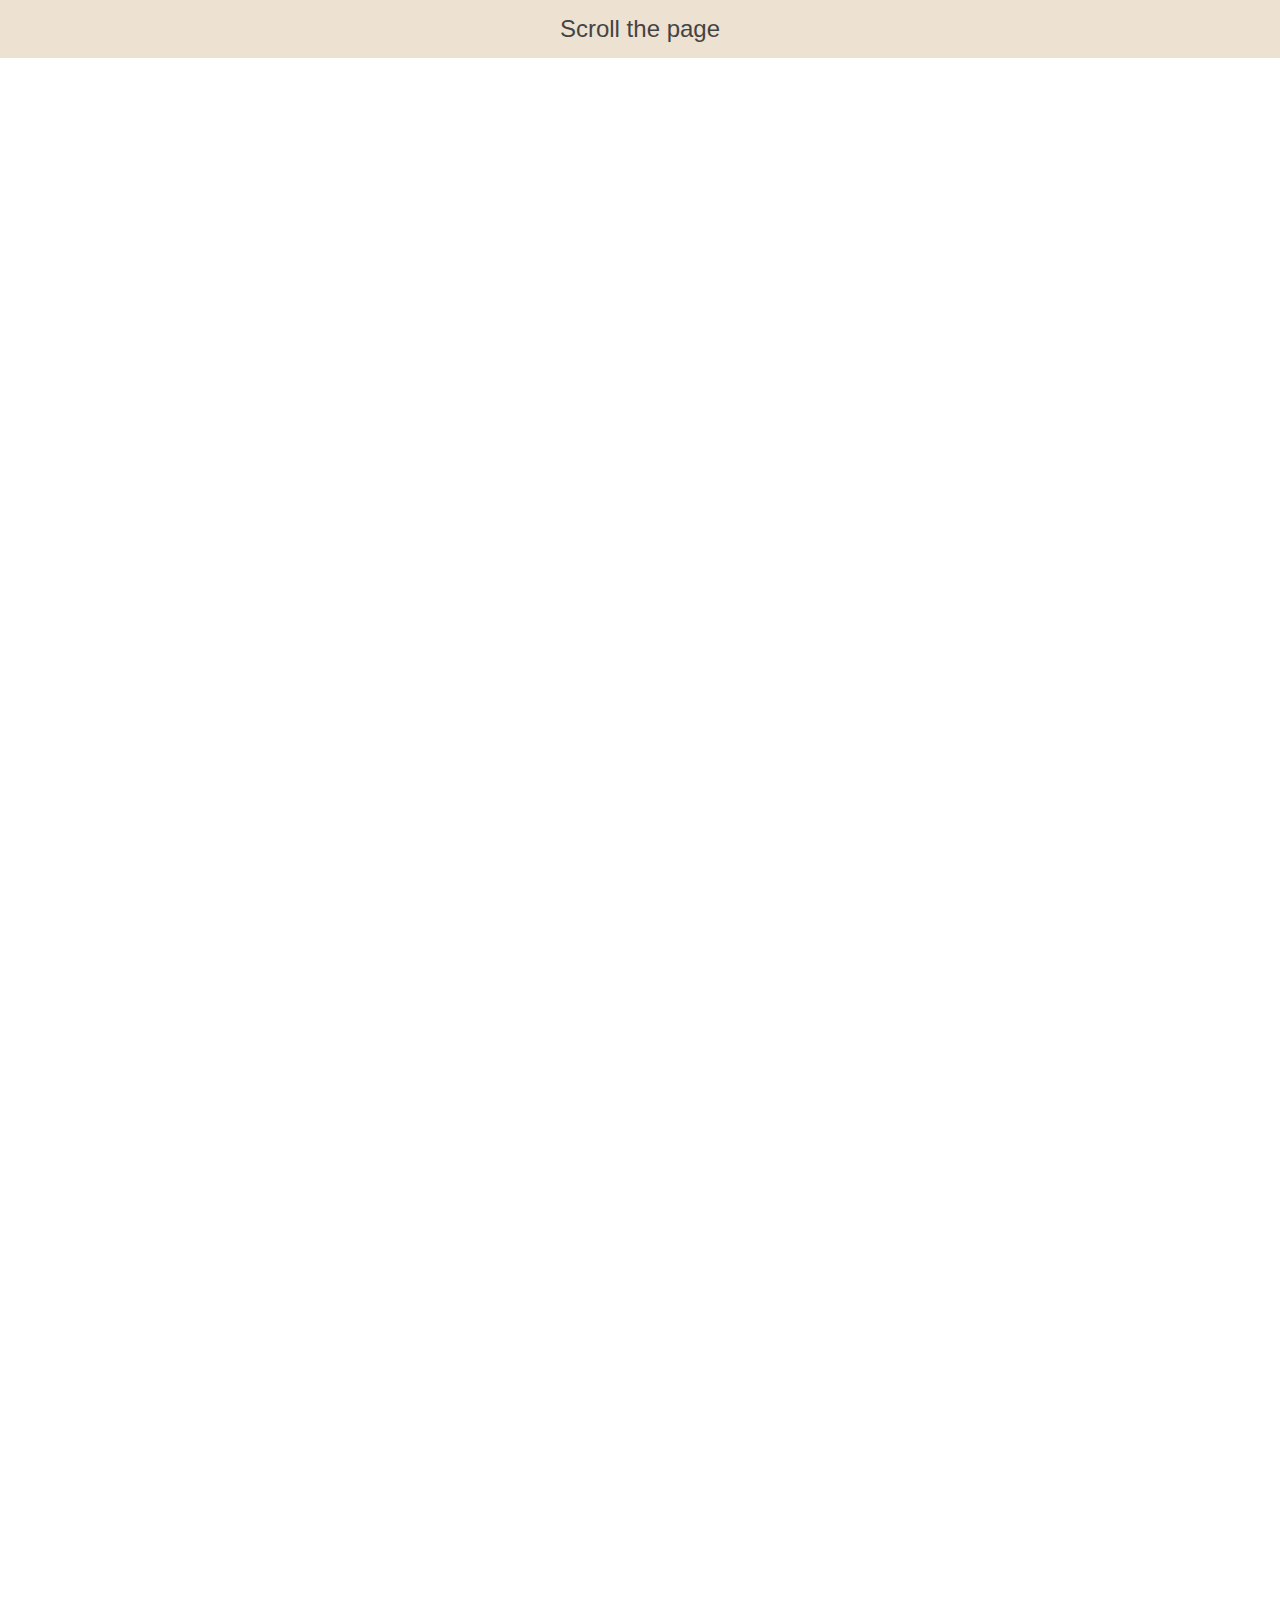
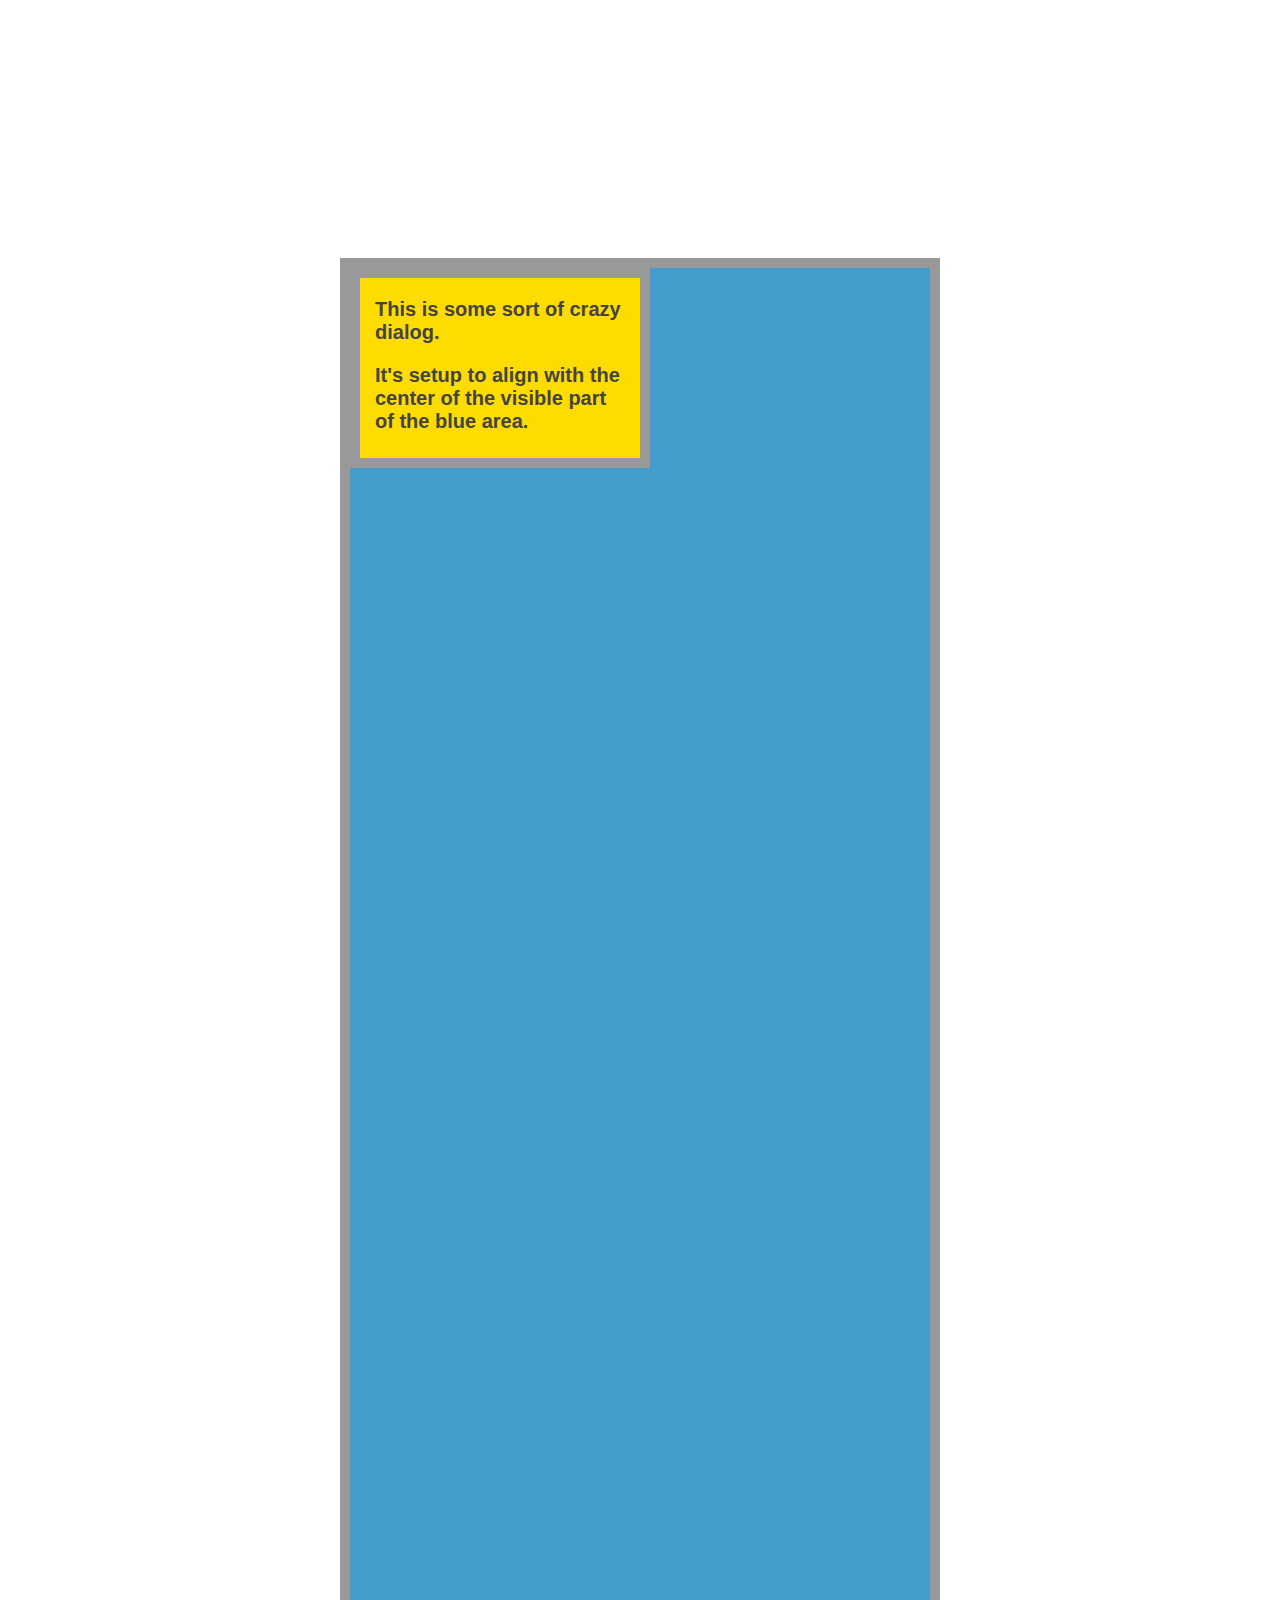
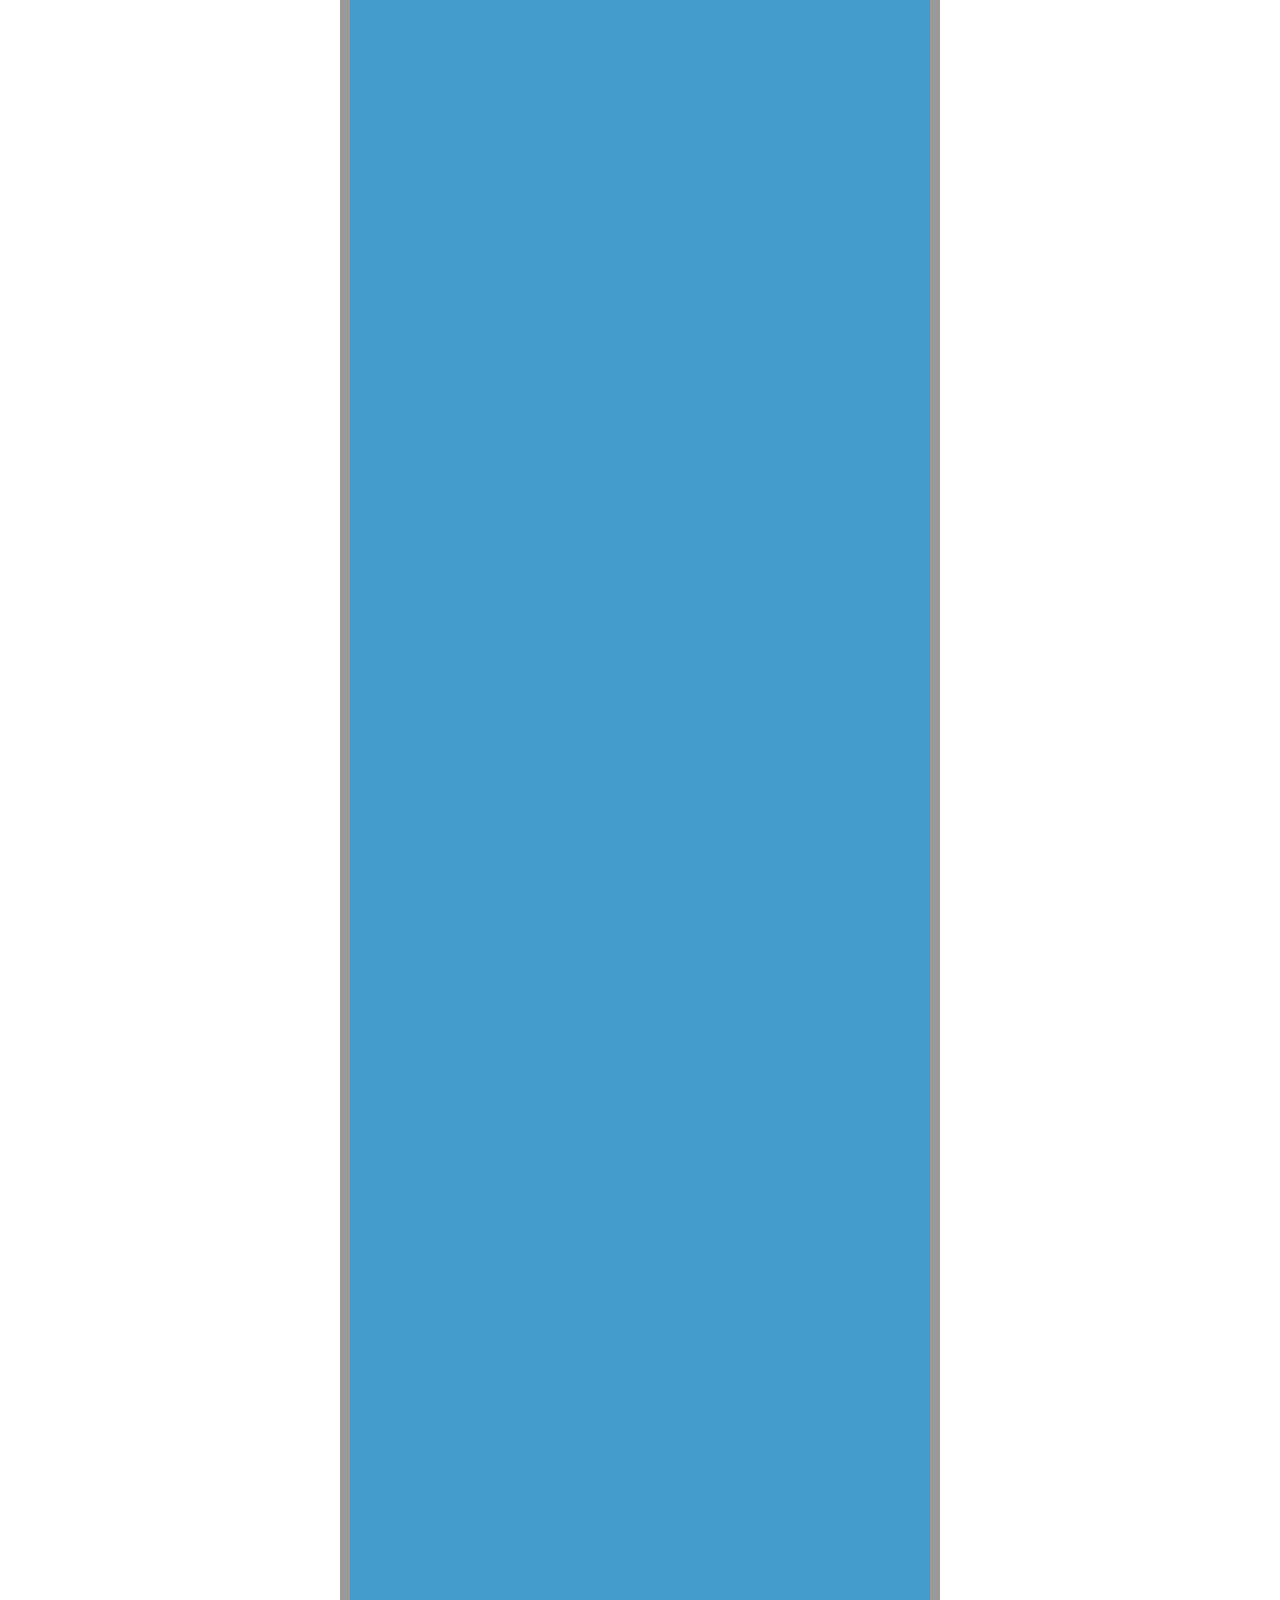
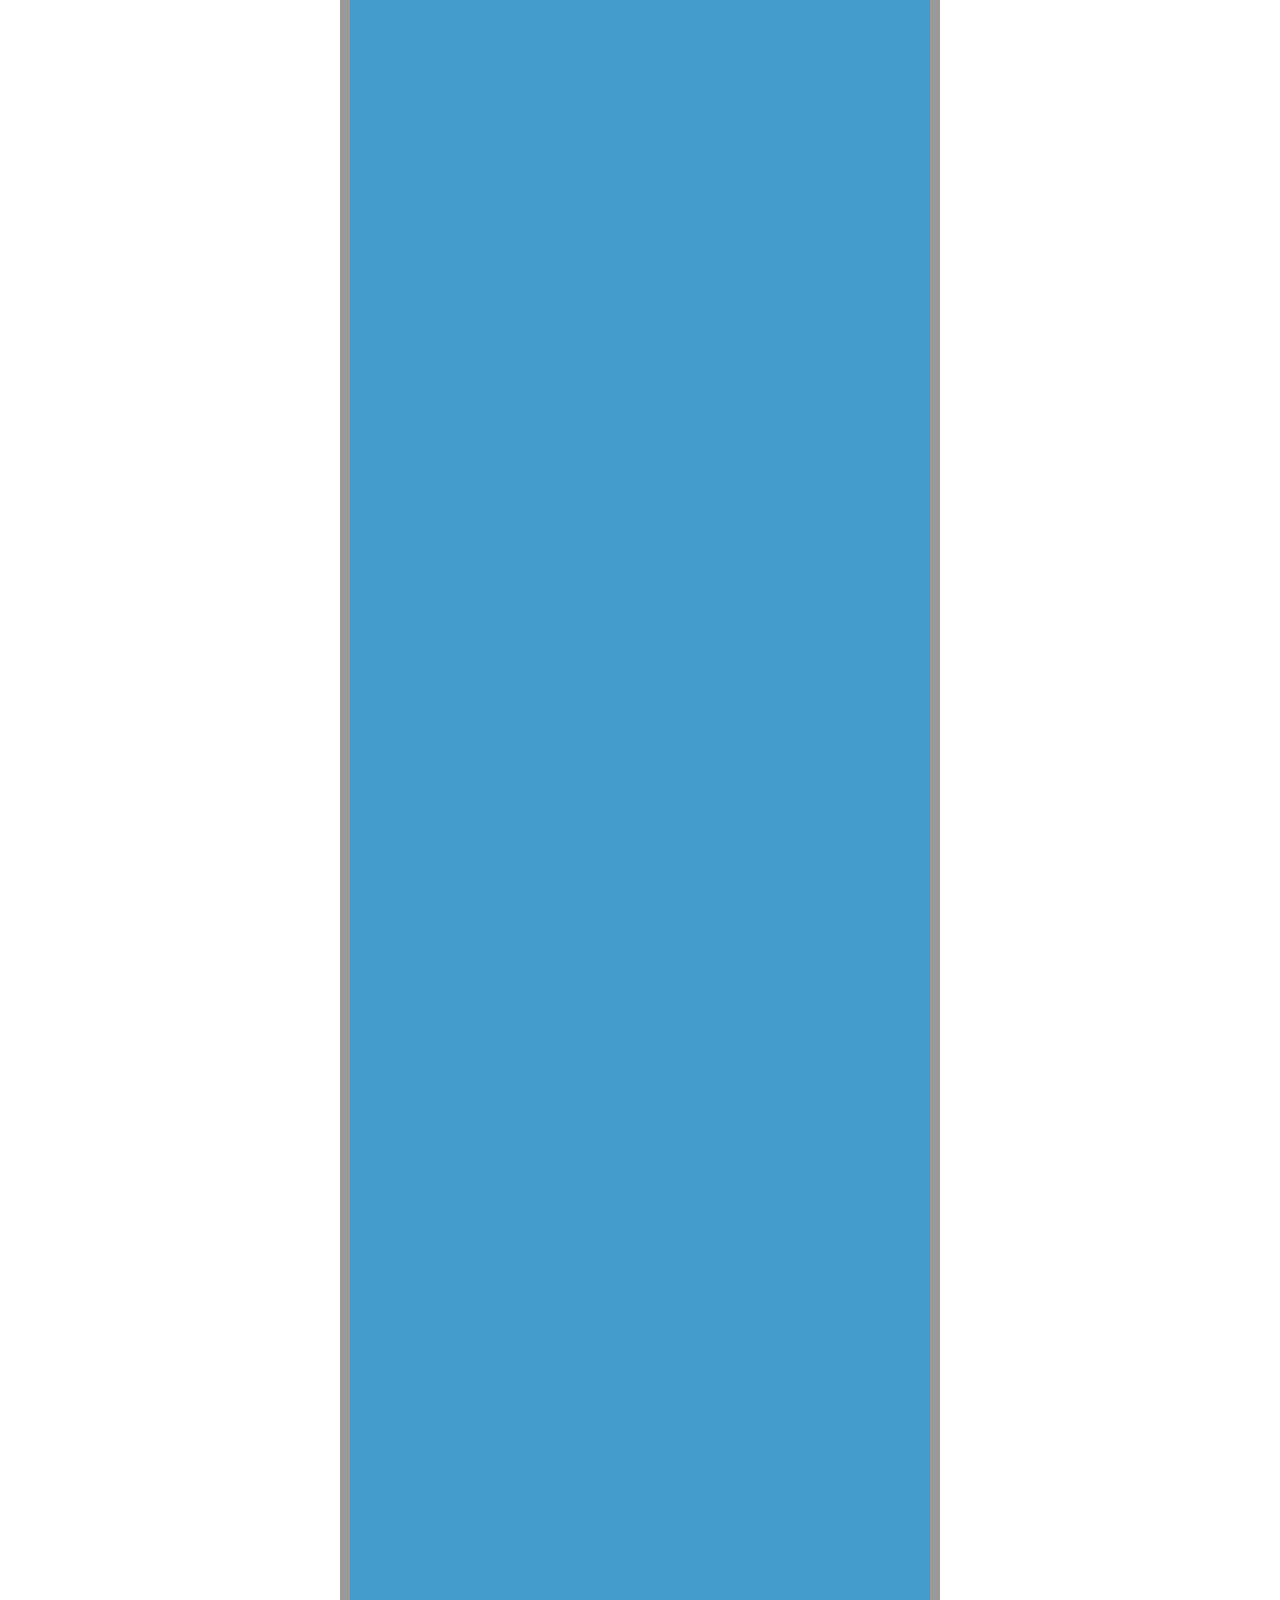
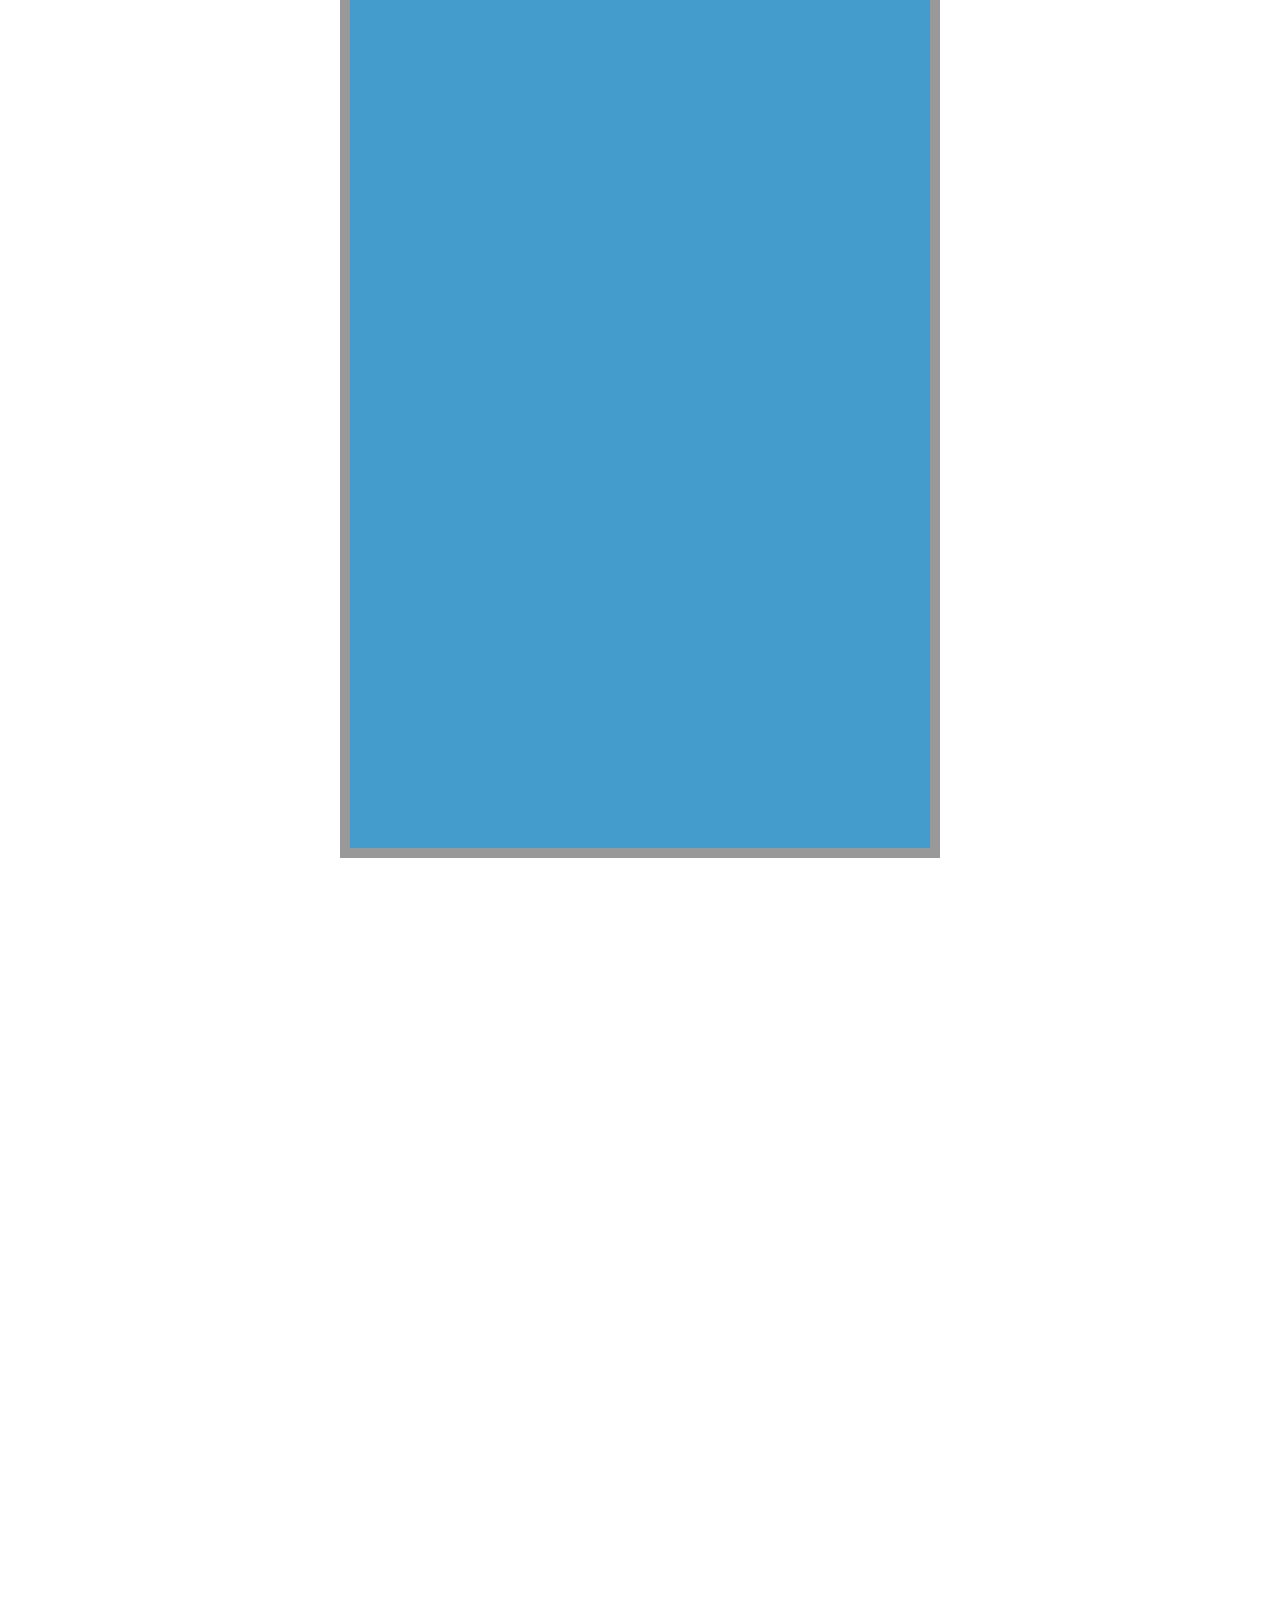
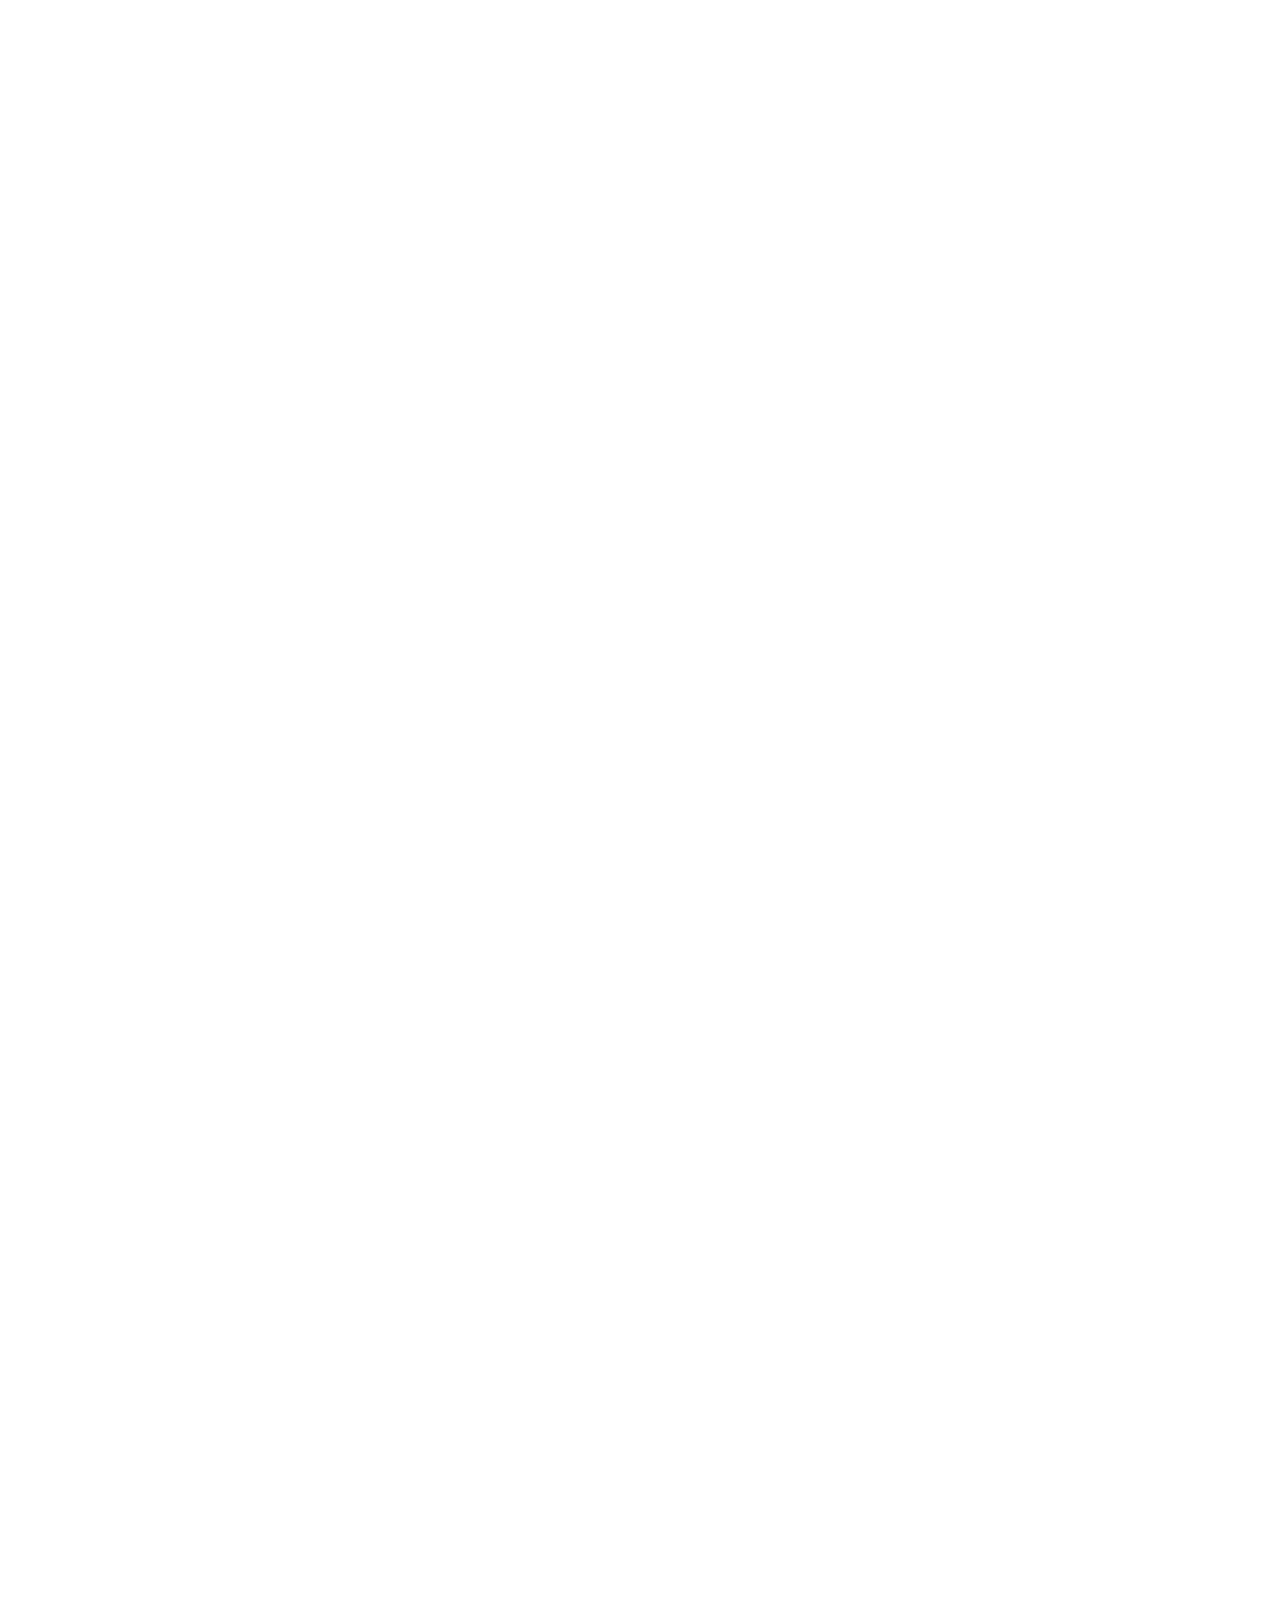
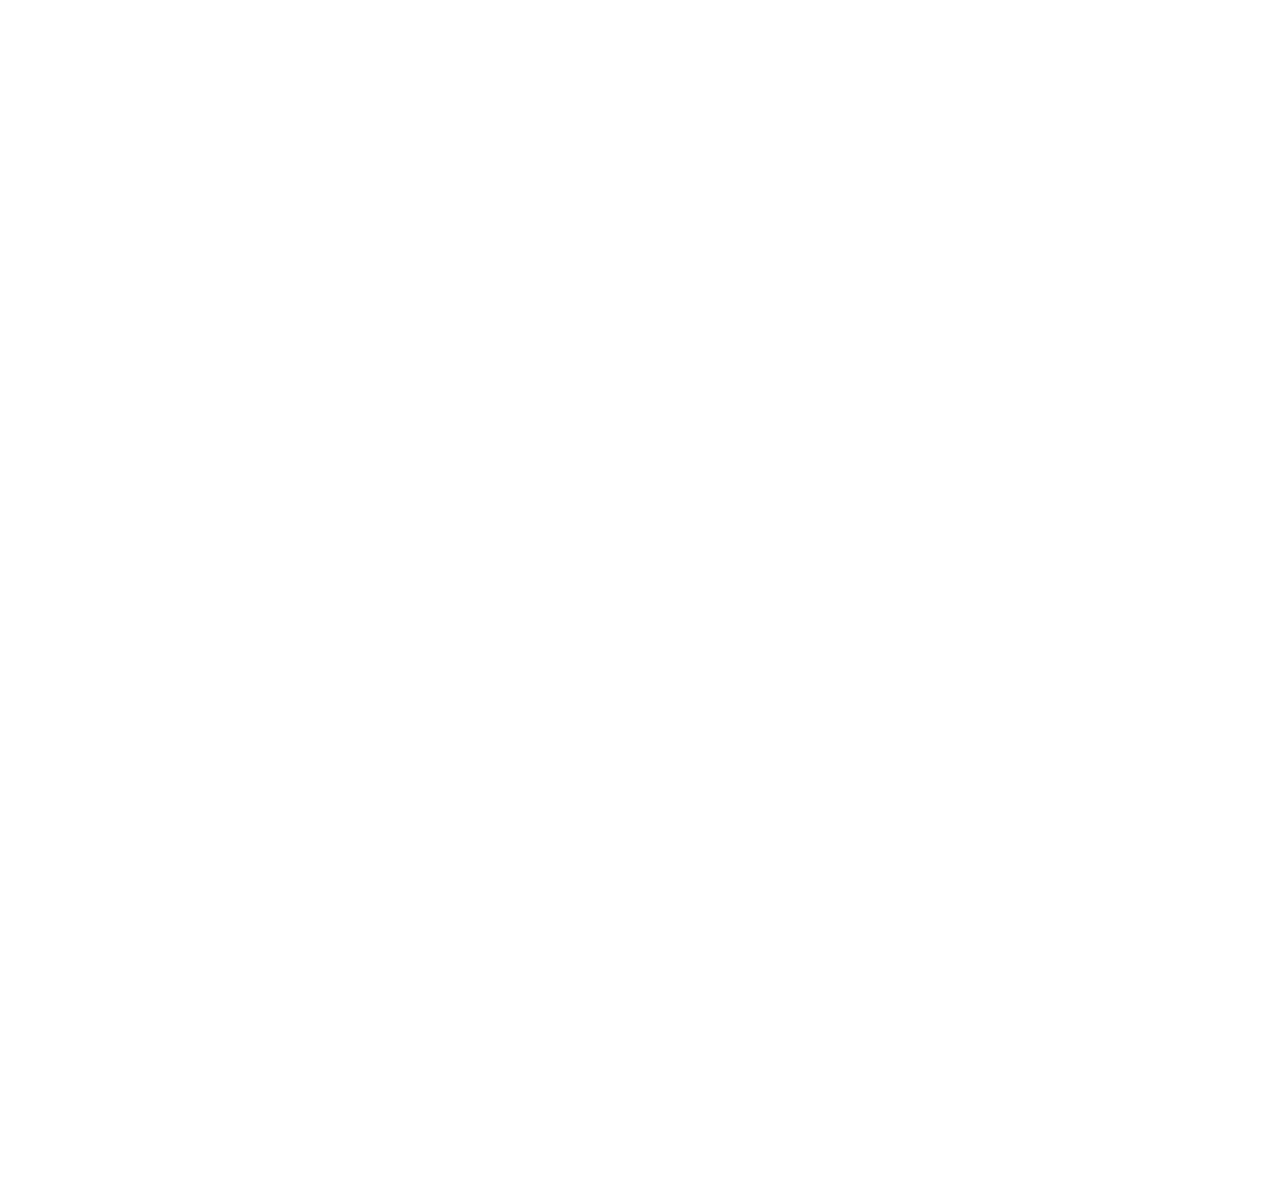
<file: wp-content/plugins/ml-slider/admin/assets/tether/examples/content-visible/index.html>
<!DOCTYPE html>
<html>
    <head>
        <link rel="stylesheet" href="../resources/css/base.css" />
    </head>
    <body>

    <div class="instructions">Scroll the page</div>

    <style>
      .instructions {
        width: 100%;
        text-align: center;
        font-size: 24px;
        padding: 15px;
        background-color: rgba(210, 180, 140, 0.4);
      }

      * {
        box-sizing: border-box;
      }
      body {
        min-height: 1200vh;
        height: 100%;
      }

      .content-box {
        width: 600px;
        border: 10px solid #999;
        height: 600vh;
        background-color: #439CCC;
        margin: 200vh auto;
      }
      .element {
        border: 10px solid #999;
        background-color: #FFDC00;
        width: 300px;
        height: 200px;
        padding: 0 15px;
        font-size: 20px;
        font-weight: bold;
      }
    </style>

    <div class="content-box">
      <div class="element">
        <p>This is some sort of crazy dialog.</p>

        <p>It's setup to align with the center of the visible part of the blue area.</p>
      </div>
    </div>

    <script src="//github.hubspot.com/tether/dist/js/tether.js"></script>
    <script>
      new Tether({
        element: '.element',
        target: '.content-box',
        attachment: 'middle center',
        targetAttachment: 'middle center',
        targetModifier: 'visible'
      });
    </script>
  </body>
</html>
</file>
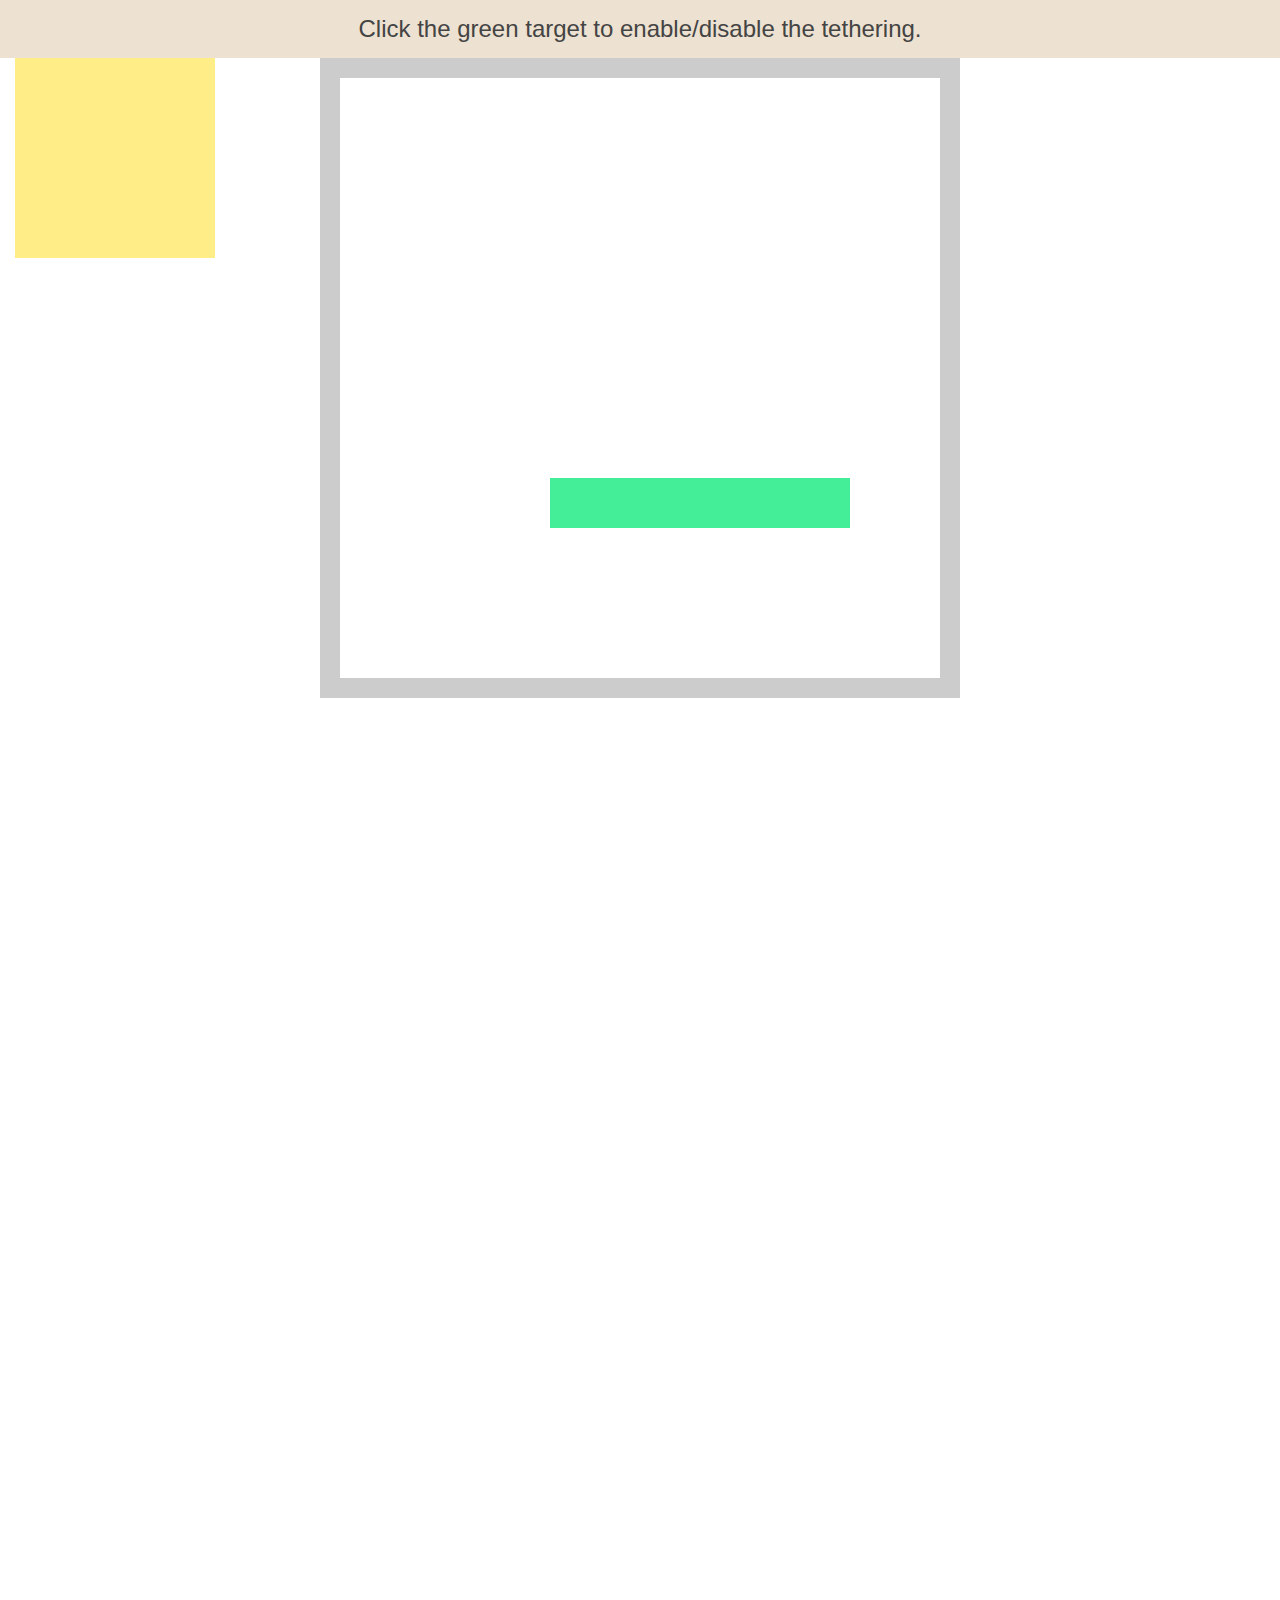
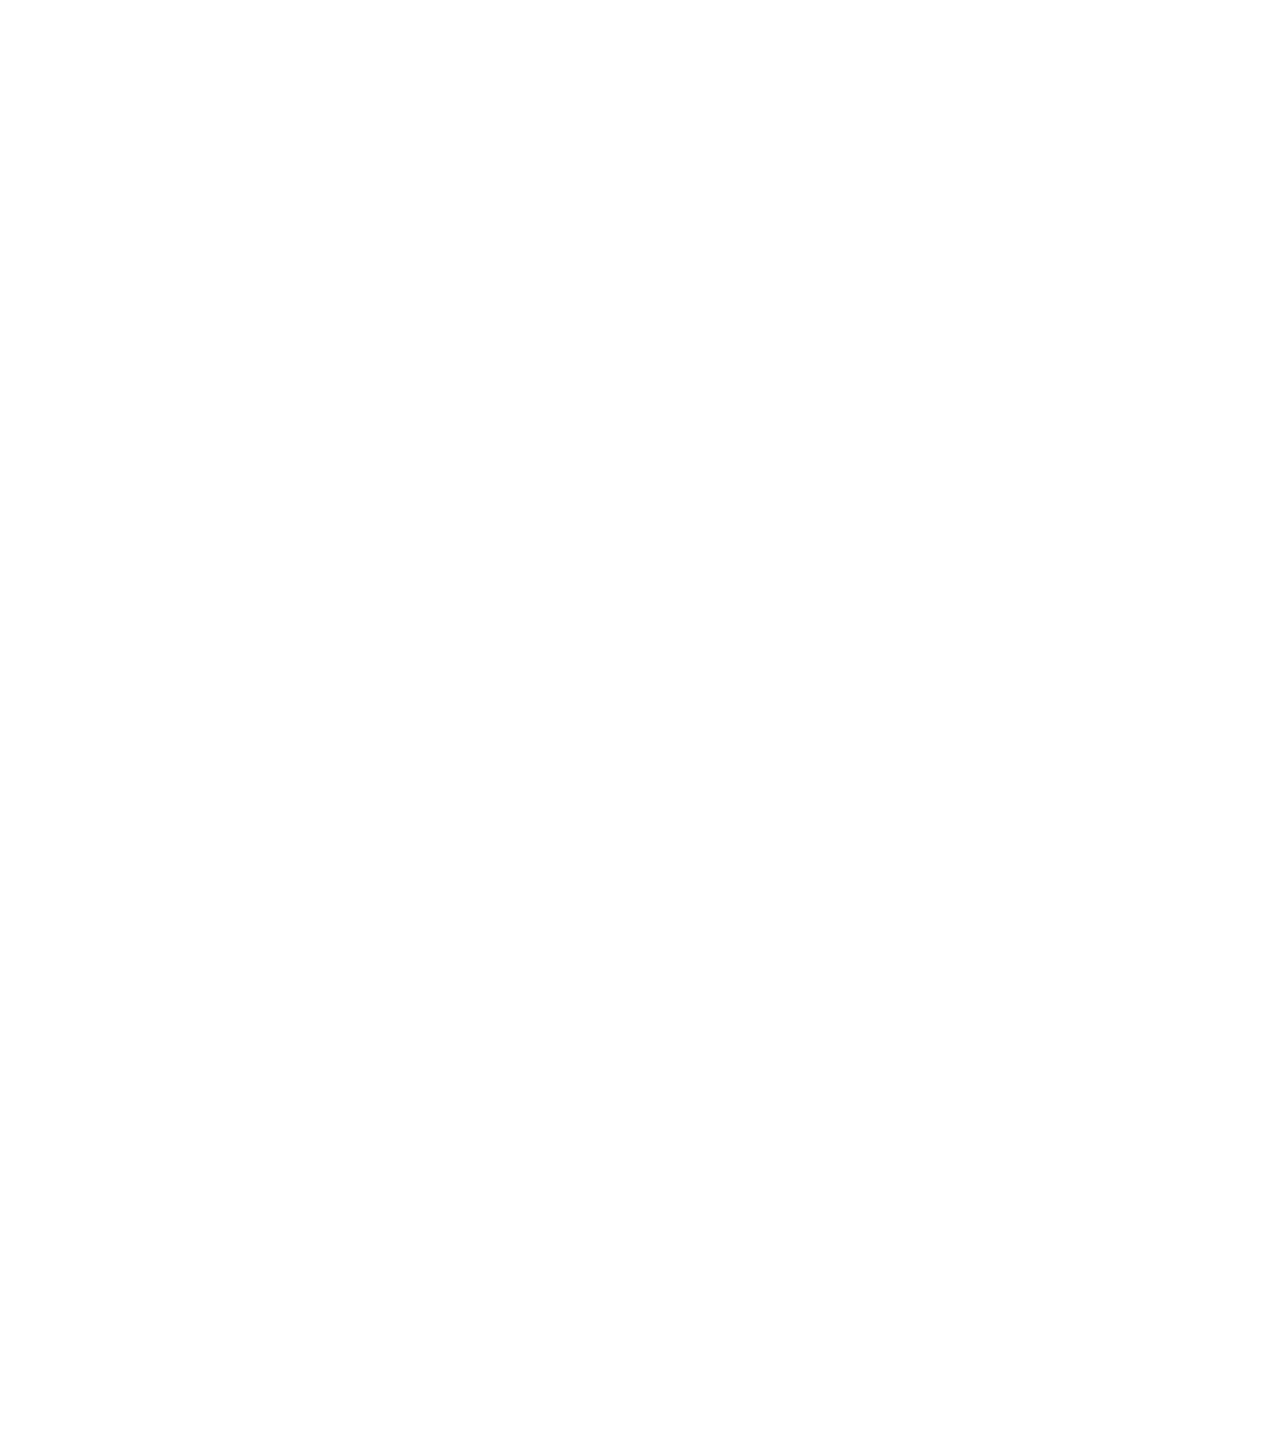
<file: wp-content/plugins/ml-slider/admin/assets/tether/examples/enable-disable/index.html>
<!DOCTYPE html>
<html>
    <head>
        <meta charset="utf-8">
        <meta http-equiv="X-UA-Compatible" content="chrome=1">
        <meta name="viewport" content="width=device-width, initial-scale=1, user-scalable=no">
        <link rel="stylesheet" href="../resources/css/base.css" />
        <link rel="stylesheet" href="../common/css/style.css" />
    </head>
    <body>
        <div class="instructions">Click the green target to enable/disable the tethering.</div>

        <div class="element"></div>
        <div class="container">
            <div class="pad"></div>
            <div class="target"></div>
            <div class="pad"></div>
        </div>

        <script src="//github.hubspot.com/tether/dist/js/tether.js"></script>
        <script>
            var tether = new Tether({
                element: '.element',
                target: '.target',
                attachment: 'top left',
                targetAttachment: 'top right'
            });

            document.querySelector('.target').addEventListener('click', function(){
                if (tether.enabled)
                    tether.disable();
                else
                    tether.enable();
            });
        </script>
    </body>
</html>
</file>
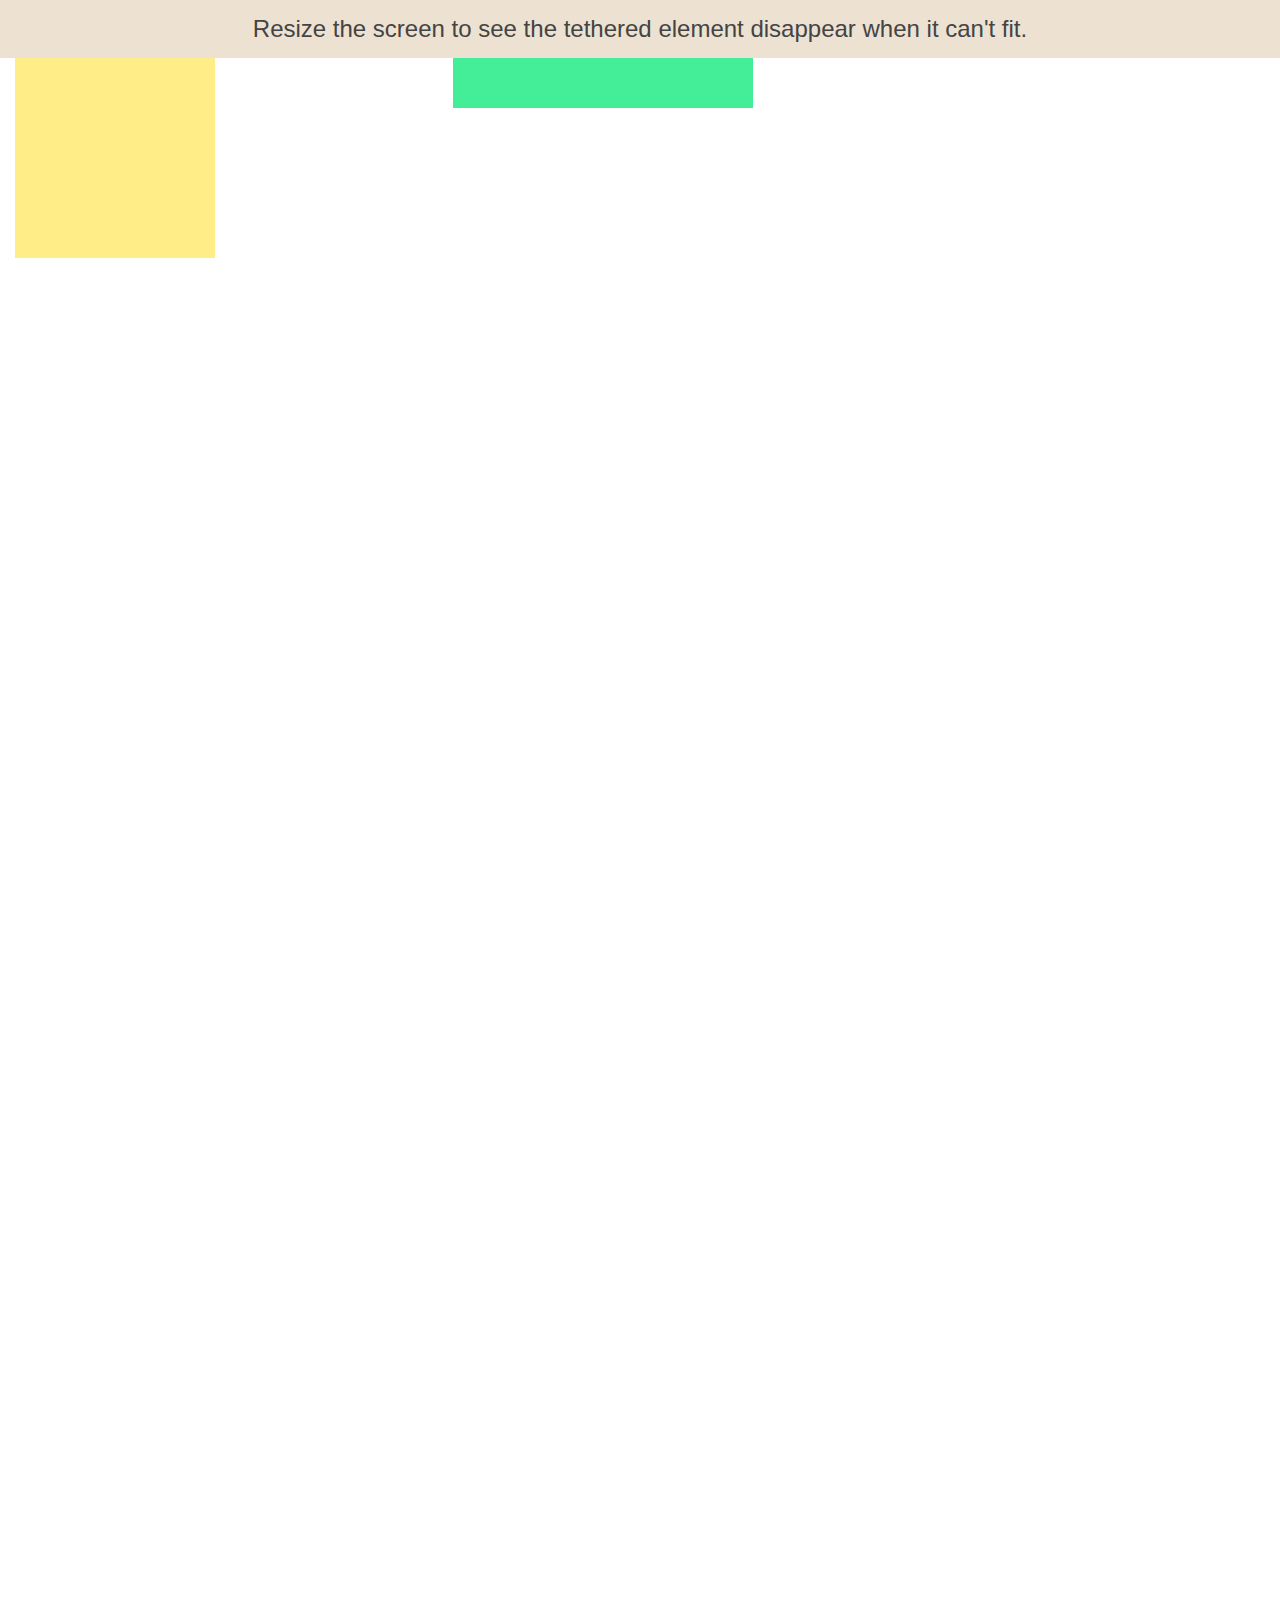
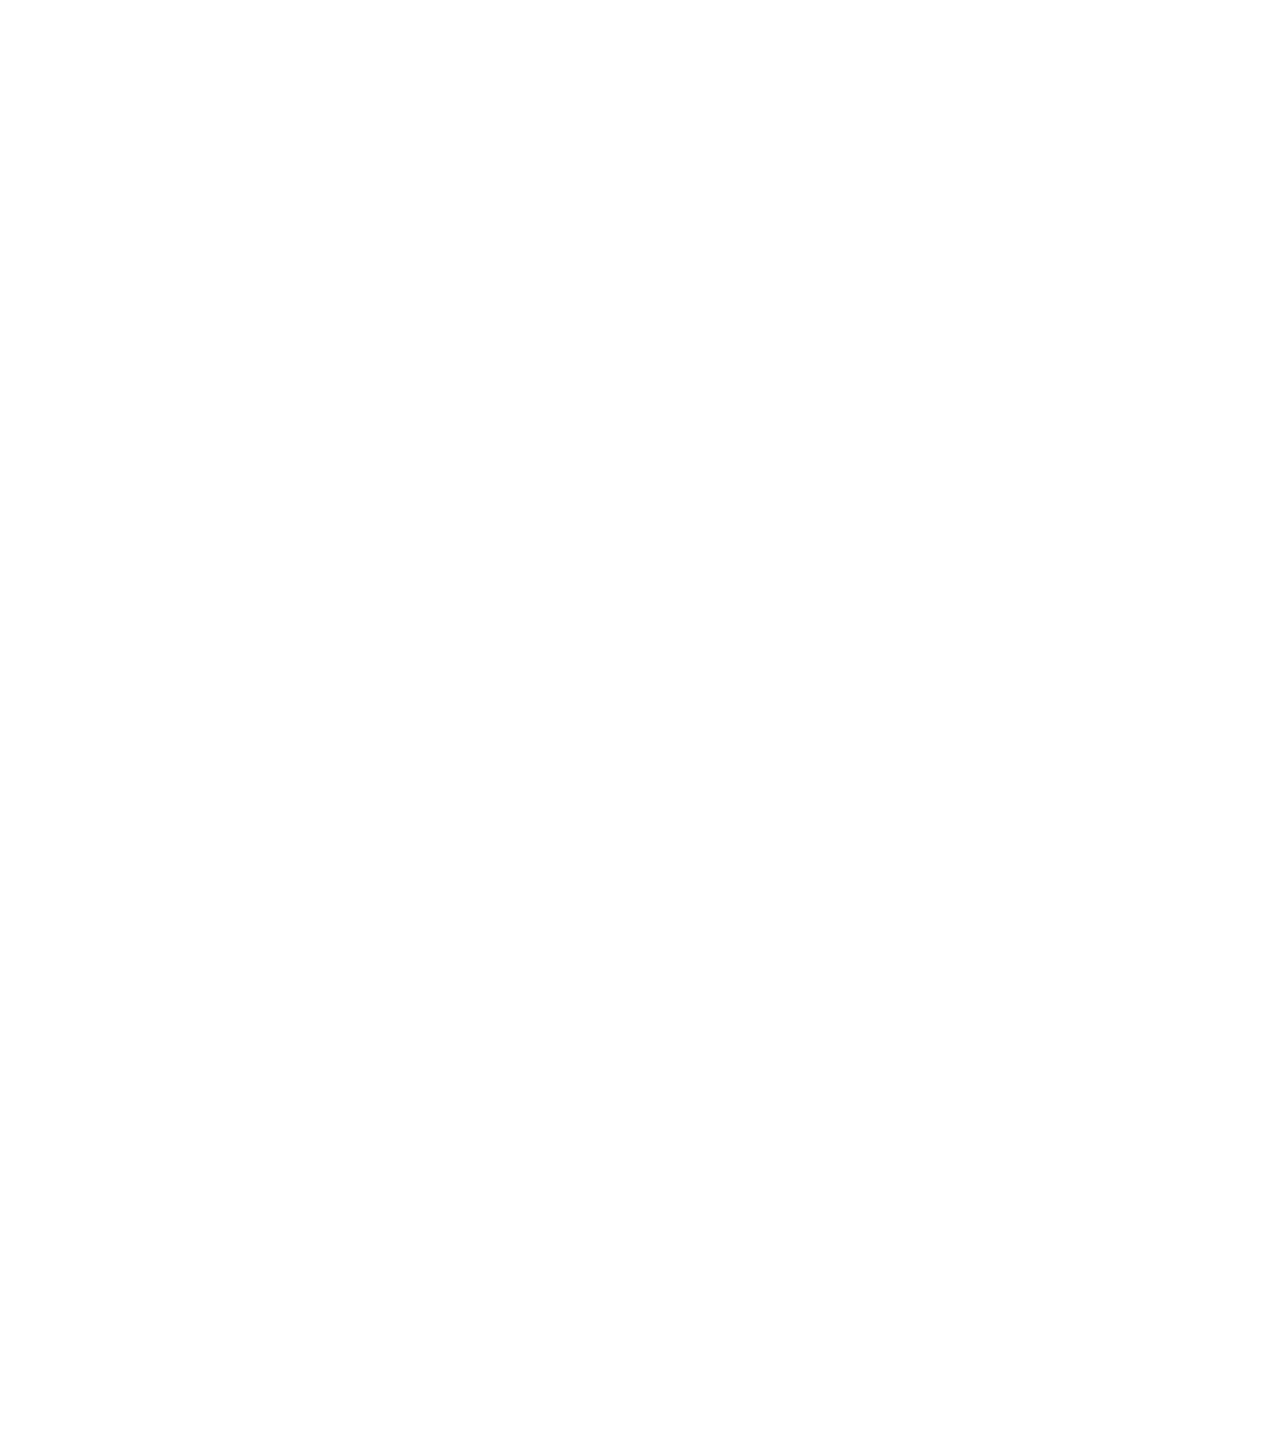
<file: wp-content/plugins/ml-slider/admin/assets/tether/examples/out-of-bounds/index.html>
<!DOCTYPE html>
<html>
    <head>
        <meta charset="utf-8">
        <meta http-equiv="X-UA-Compatible" content="chrome=1">
        <meta name="viewport" content="width=device-width, initial-scale=1, user-scalable=no">
        <link rel="stylesheet" href="../resources/css/base.css" />
        <link rel="stylesheet" href="../common/css/style.css" />
        <style>
            .tether-element.tether-out-of-bounds {
                display: none;
            }
        </style>
    </head>
    <body>
        <div class="instructions">Resize the screen to see the tethered element disappear when it can't fit.</div>

        <div class="element"></div>
        <div class="target"></div>

        <script src="//github.hubspot.com/tether/dist/js/tether.js"></script>
        <script>
            var tether = new Tether({
                element: '.element',
                target: '.target',
                attachment: 'top left',
                targetAttachment: 'top right',
                constraints: [{
                    to: 'window',
                    attachment: 'together'
                }]
            });
            tether.on('update', function(event) {
                console.log(event);
            });
        </script>
    </body>
</html>
</file>
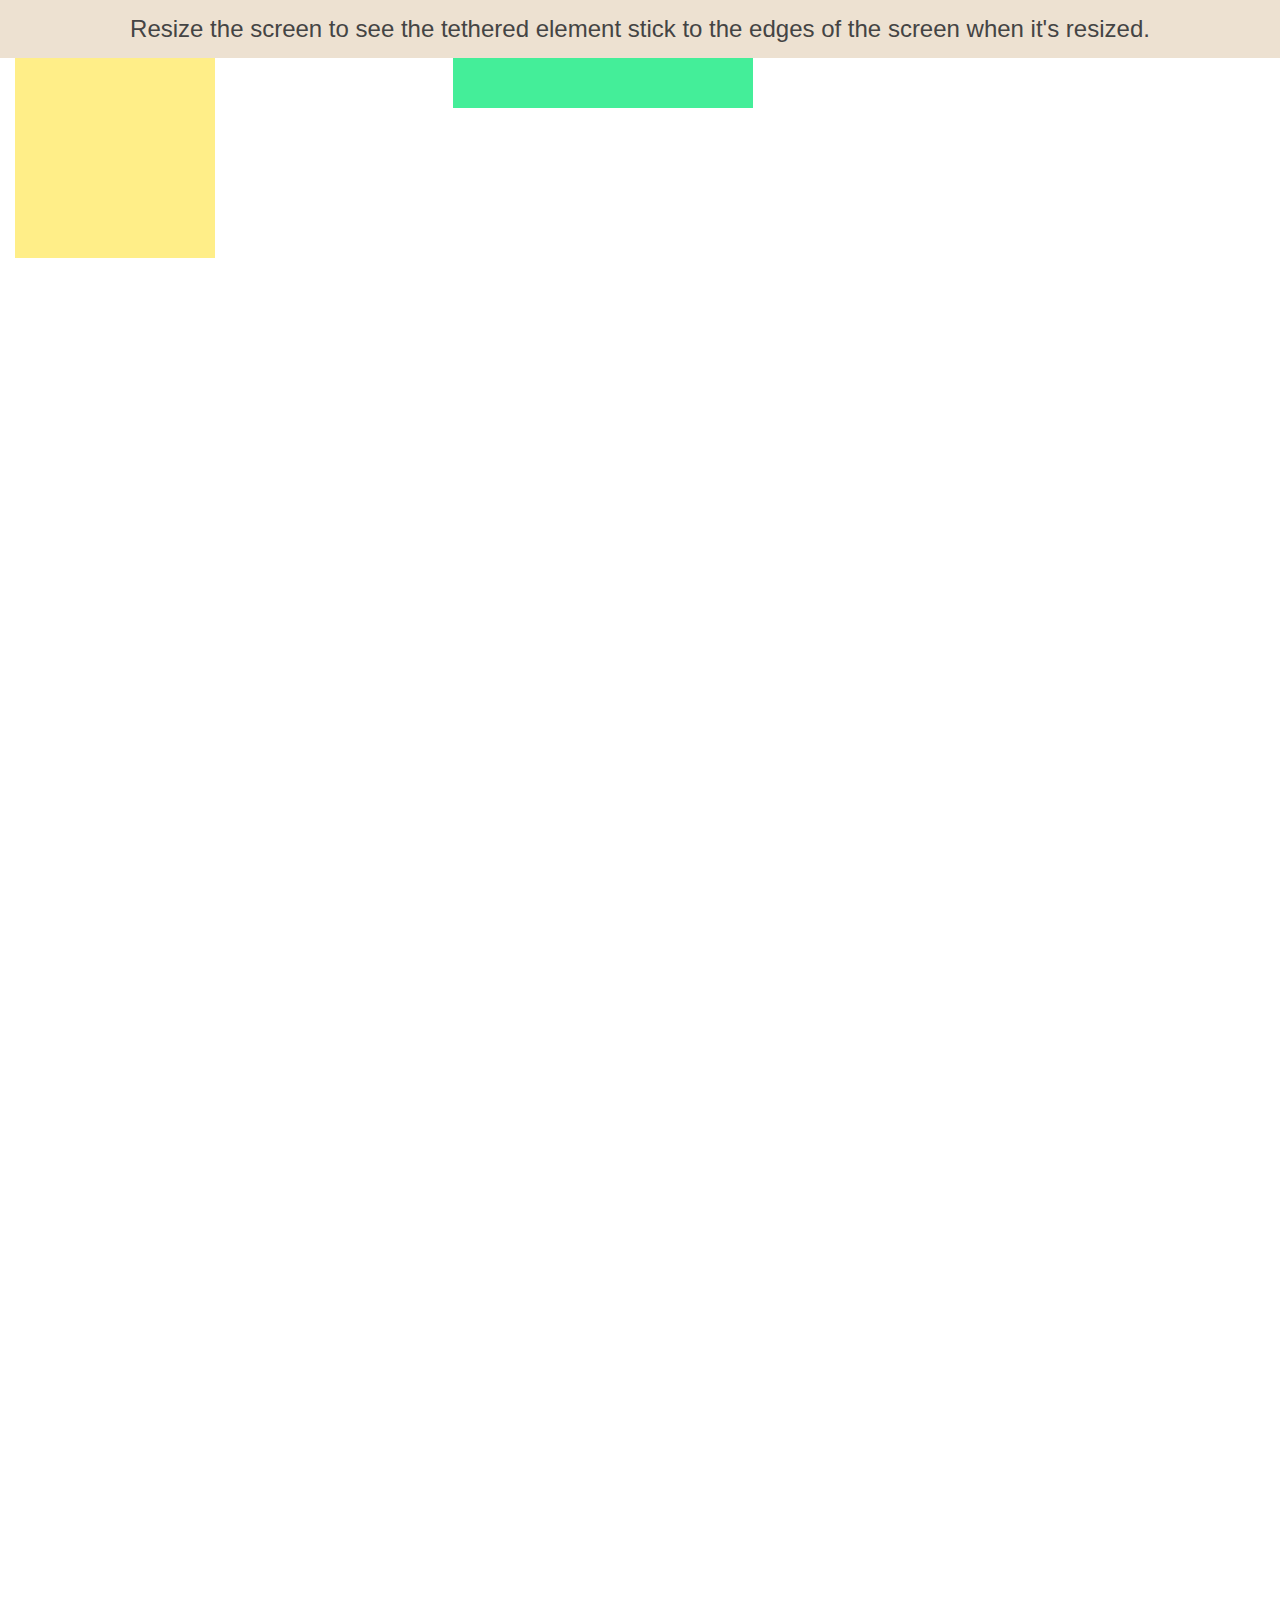
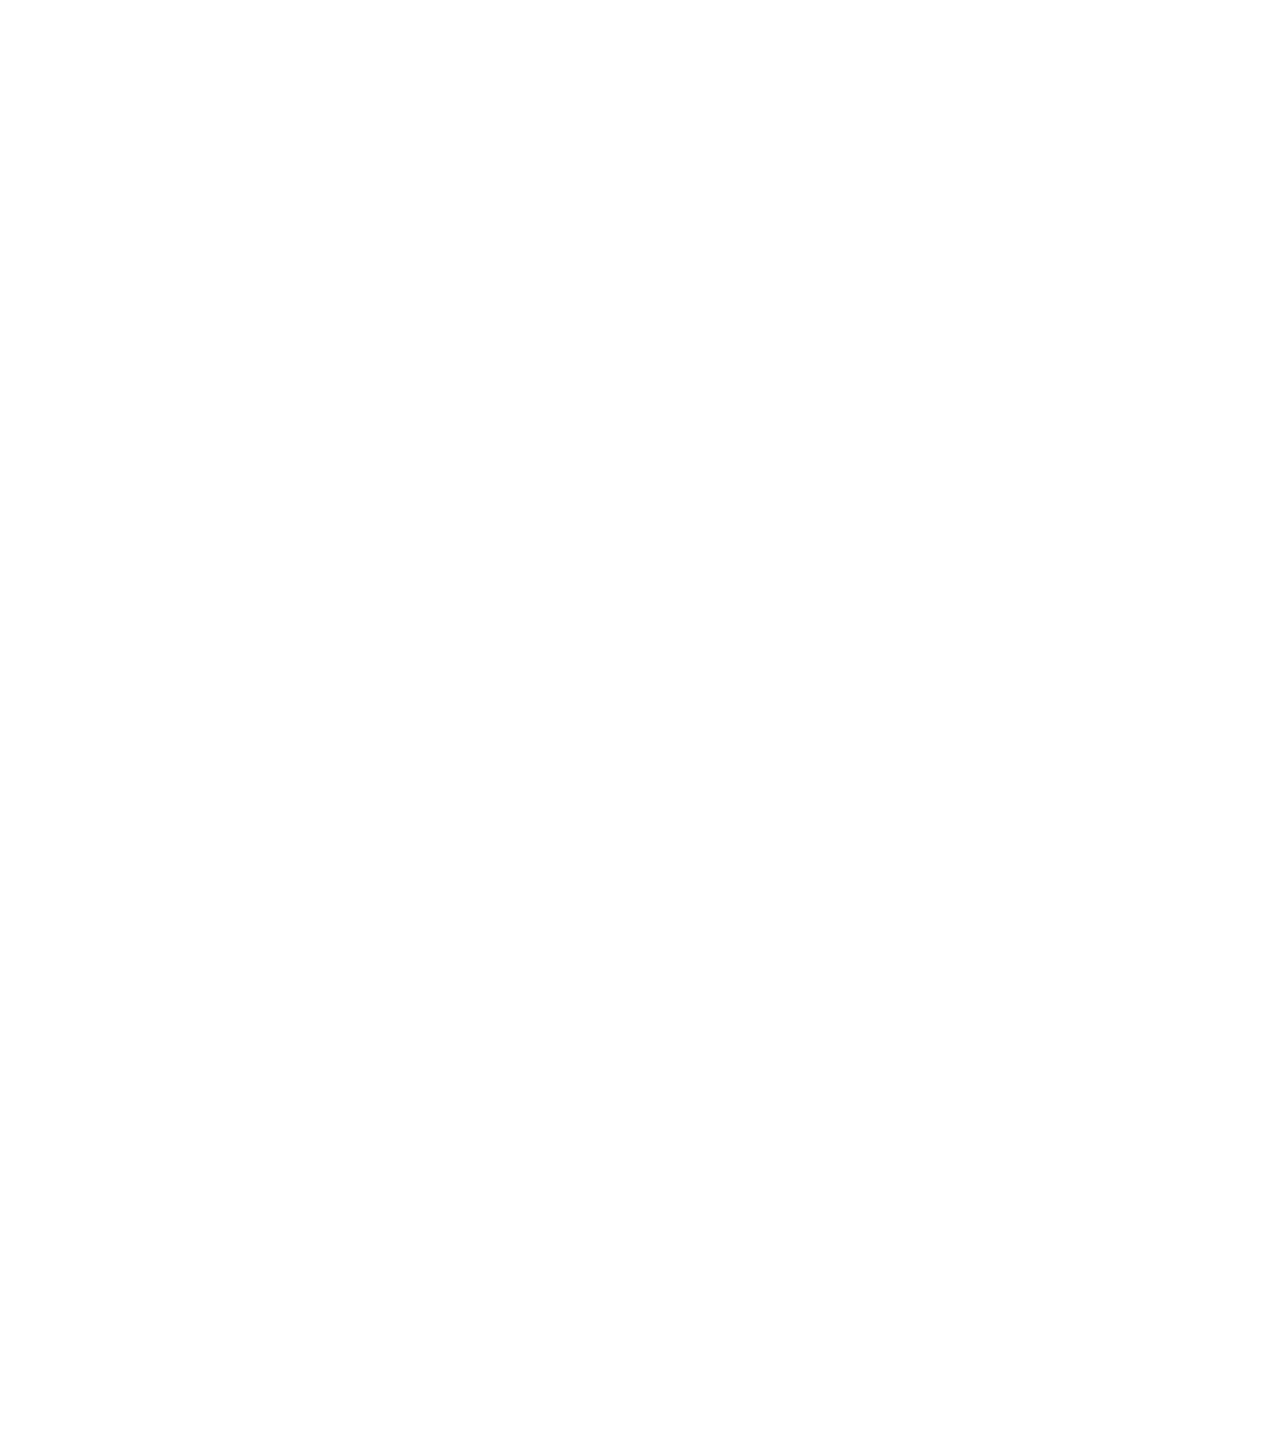
<file: wp-content/plugins/ml-slider/admin/assets/tether/examples/pin/index.html>
<!DOCTYPE html>
<html>
    <head>
        <meta charset="utf-8">
        <meta http-equiv="X-UA-Compatible" content="chrome=1">
        <meta name="viewport" content="width=device-width, initial-scale=1, user-scalable=no">
        <link rel="stylesheet" href="../resources/css/base.css" />
        <link rel="stylesheet" href="../common/css/style.css" />
    </head>
    <body>
        <div class="instructions">Resize the screen to see the tethered element stick to the edges of the screen when it's resized.</div>

        <div class="element"></div>
        <div class="target"></div>

        <script src="//github.hubspot.com/tether/dist/js/tether.js"></script>
        <script>
            new Tether({
                element: '.element',
                target: '.target',
                attachment: 'top left',
                targetAttachment: 'top right',
                constraints: [{
                    to: 'window',
                    pin: true
                }]
            });
        </script>
    </body>
</html>
</file>
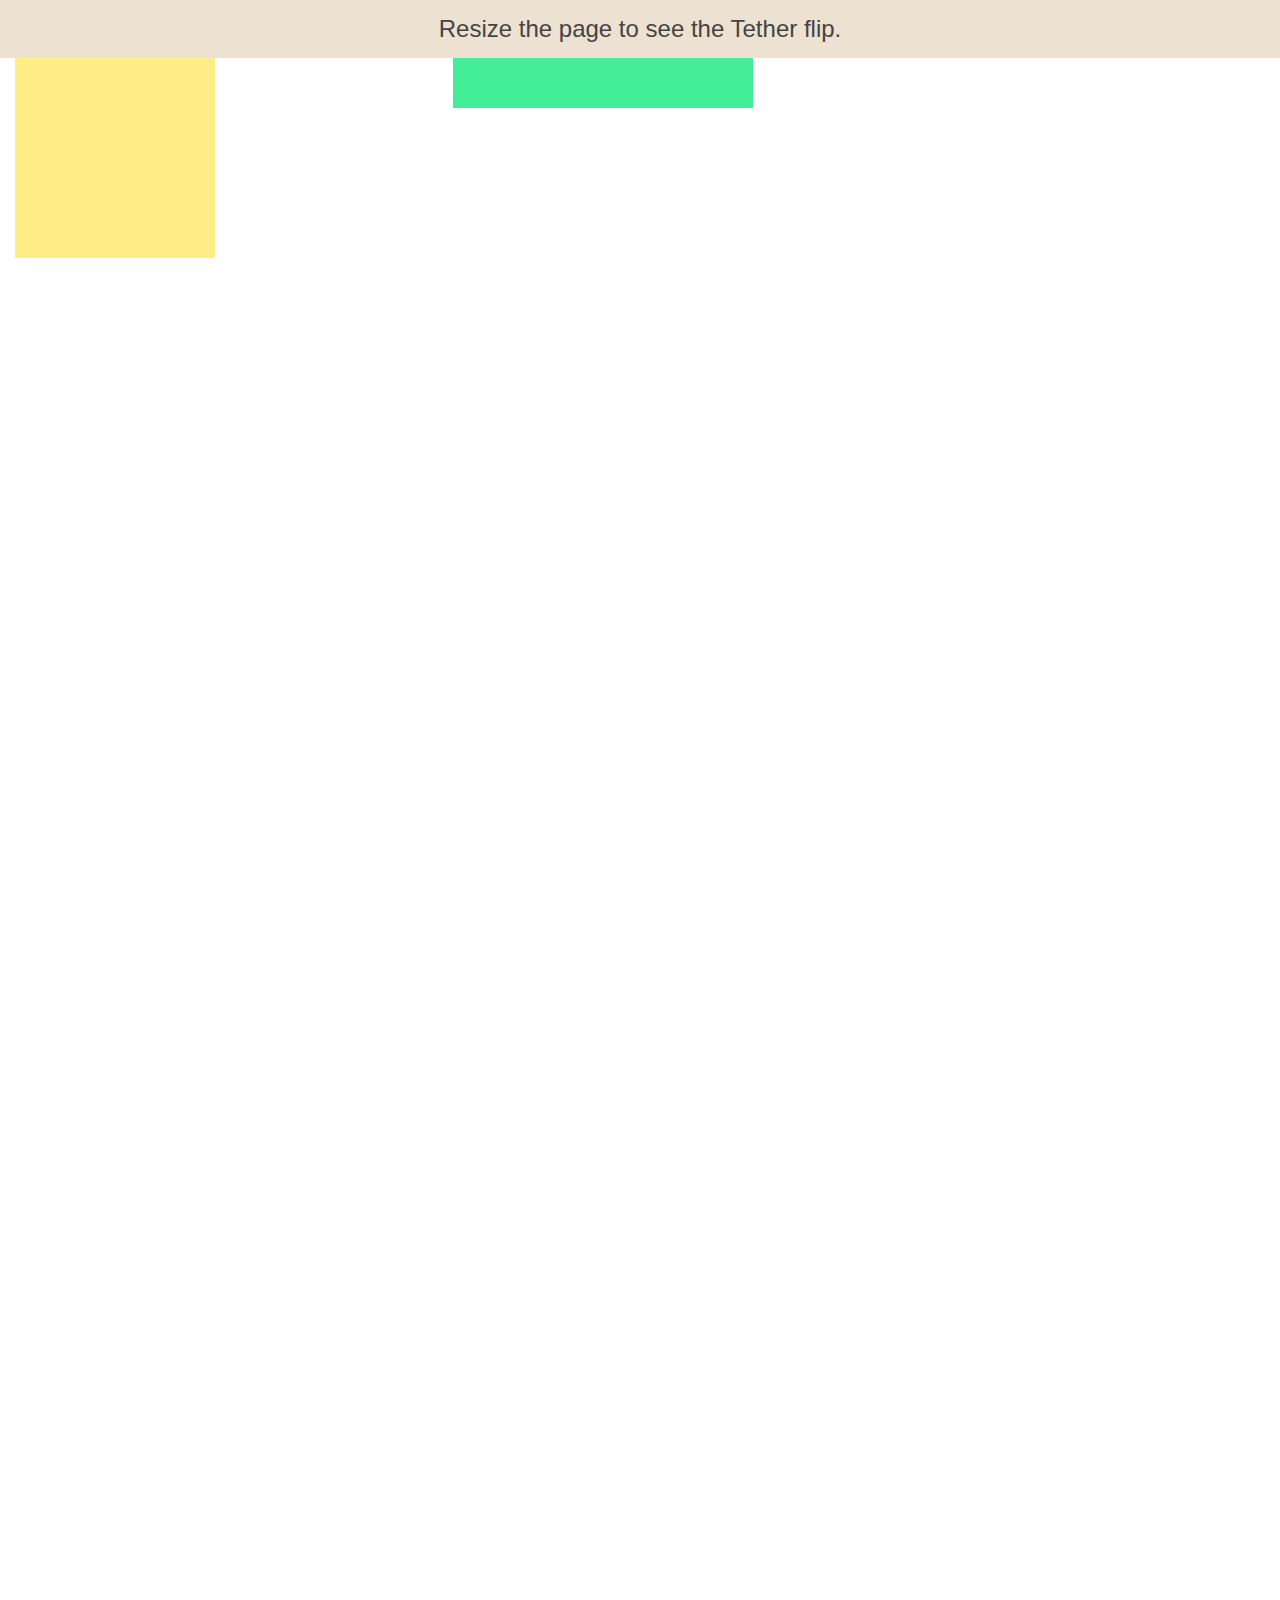
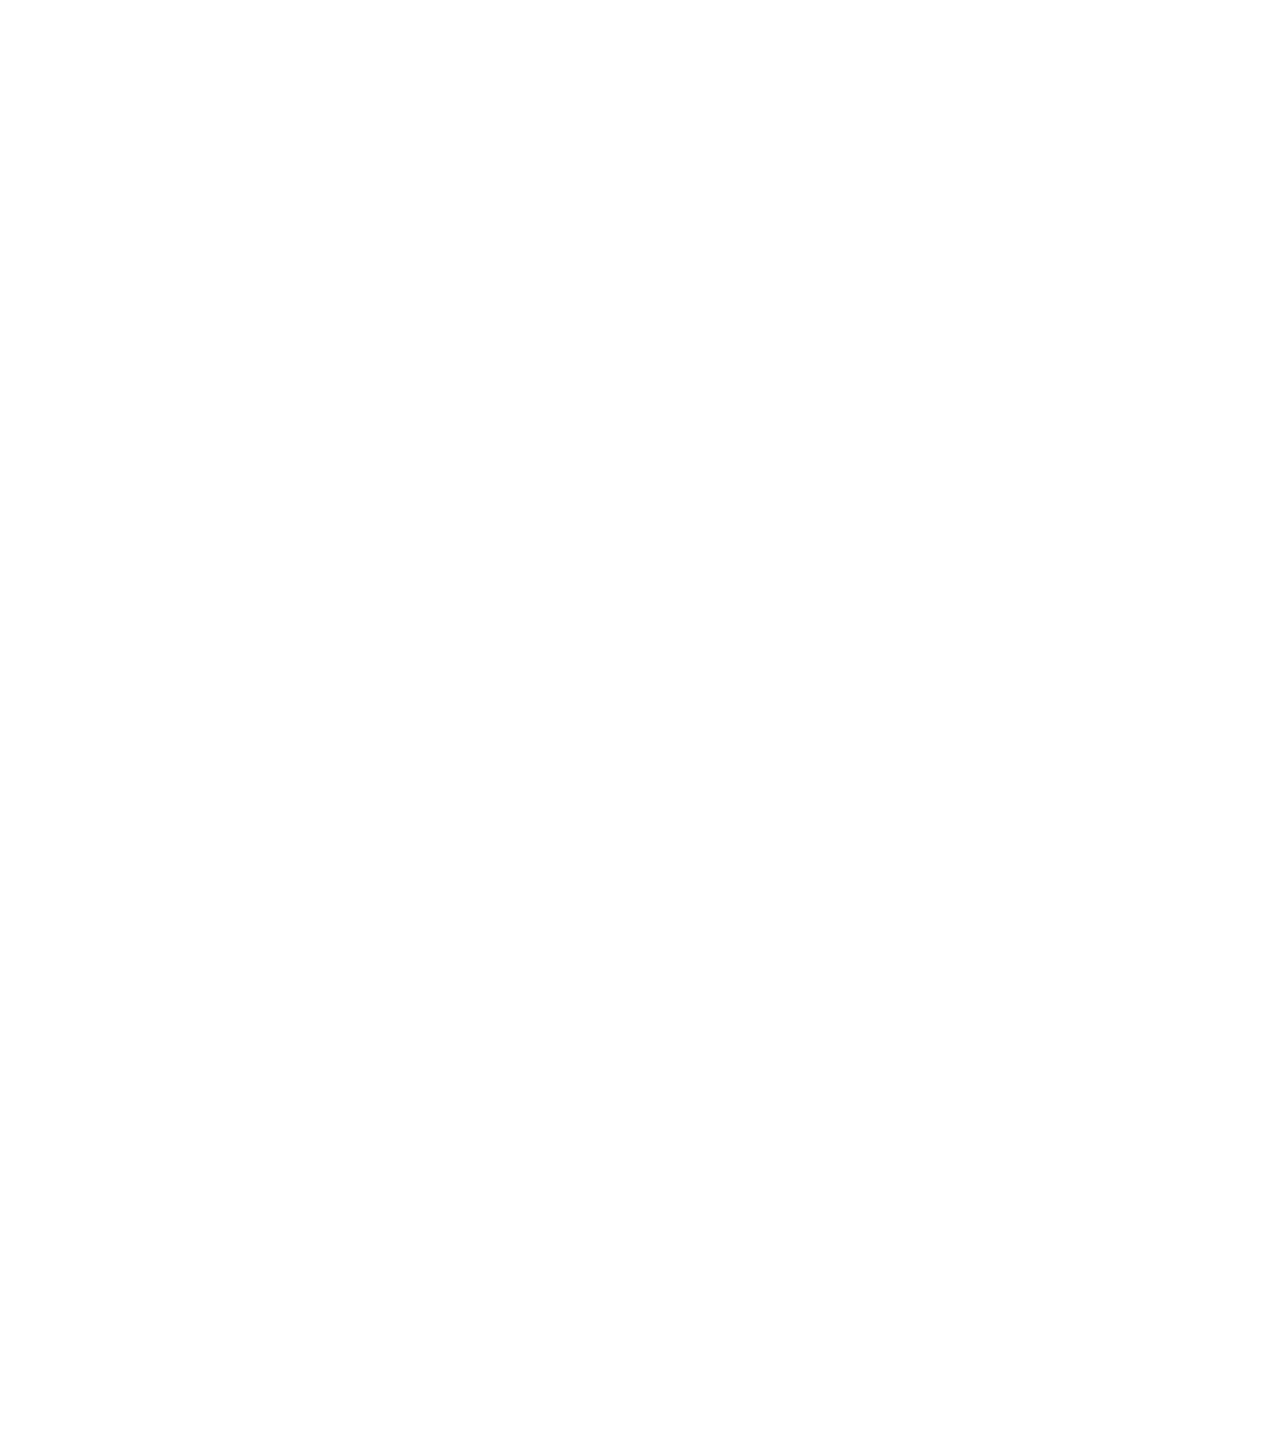
<file: wp-content/plugins/ml-slider/admin/assets/tether/examples/simple/index.html>
<!DOCTYPE html>
<html>
    <head>
        <meta charset="utf-8">
        <meta http-equiv="X-UA-Compatible" content="chrome=1">
        <meta name="viewport" content="width=device-width, initial-scale=1, user-scalable=no">
        <link rel="stylesheet" href="../resources/css/base.css" />
        <link rel="stylesheet" href="../common/css/style.css" />
    </head>
    <body>
        <div class="instructions">Resize the page to see the Tether flip.</div>

        <div class="element"></div>
        <div class="target"></div>

        <script src="//github.hubspot.com/tether/dist/js/tether.js"></script>
        <script>
            new Tether({
                element: '.element',
                target: '.target',
                attachment: 'top left',
                targetAttachment: 'top right',
                constraints: [{
                    to: 'window',
                    attachment: 'together'
                }]
            });
        </script>
    </body>
</html>
</file>
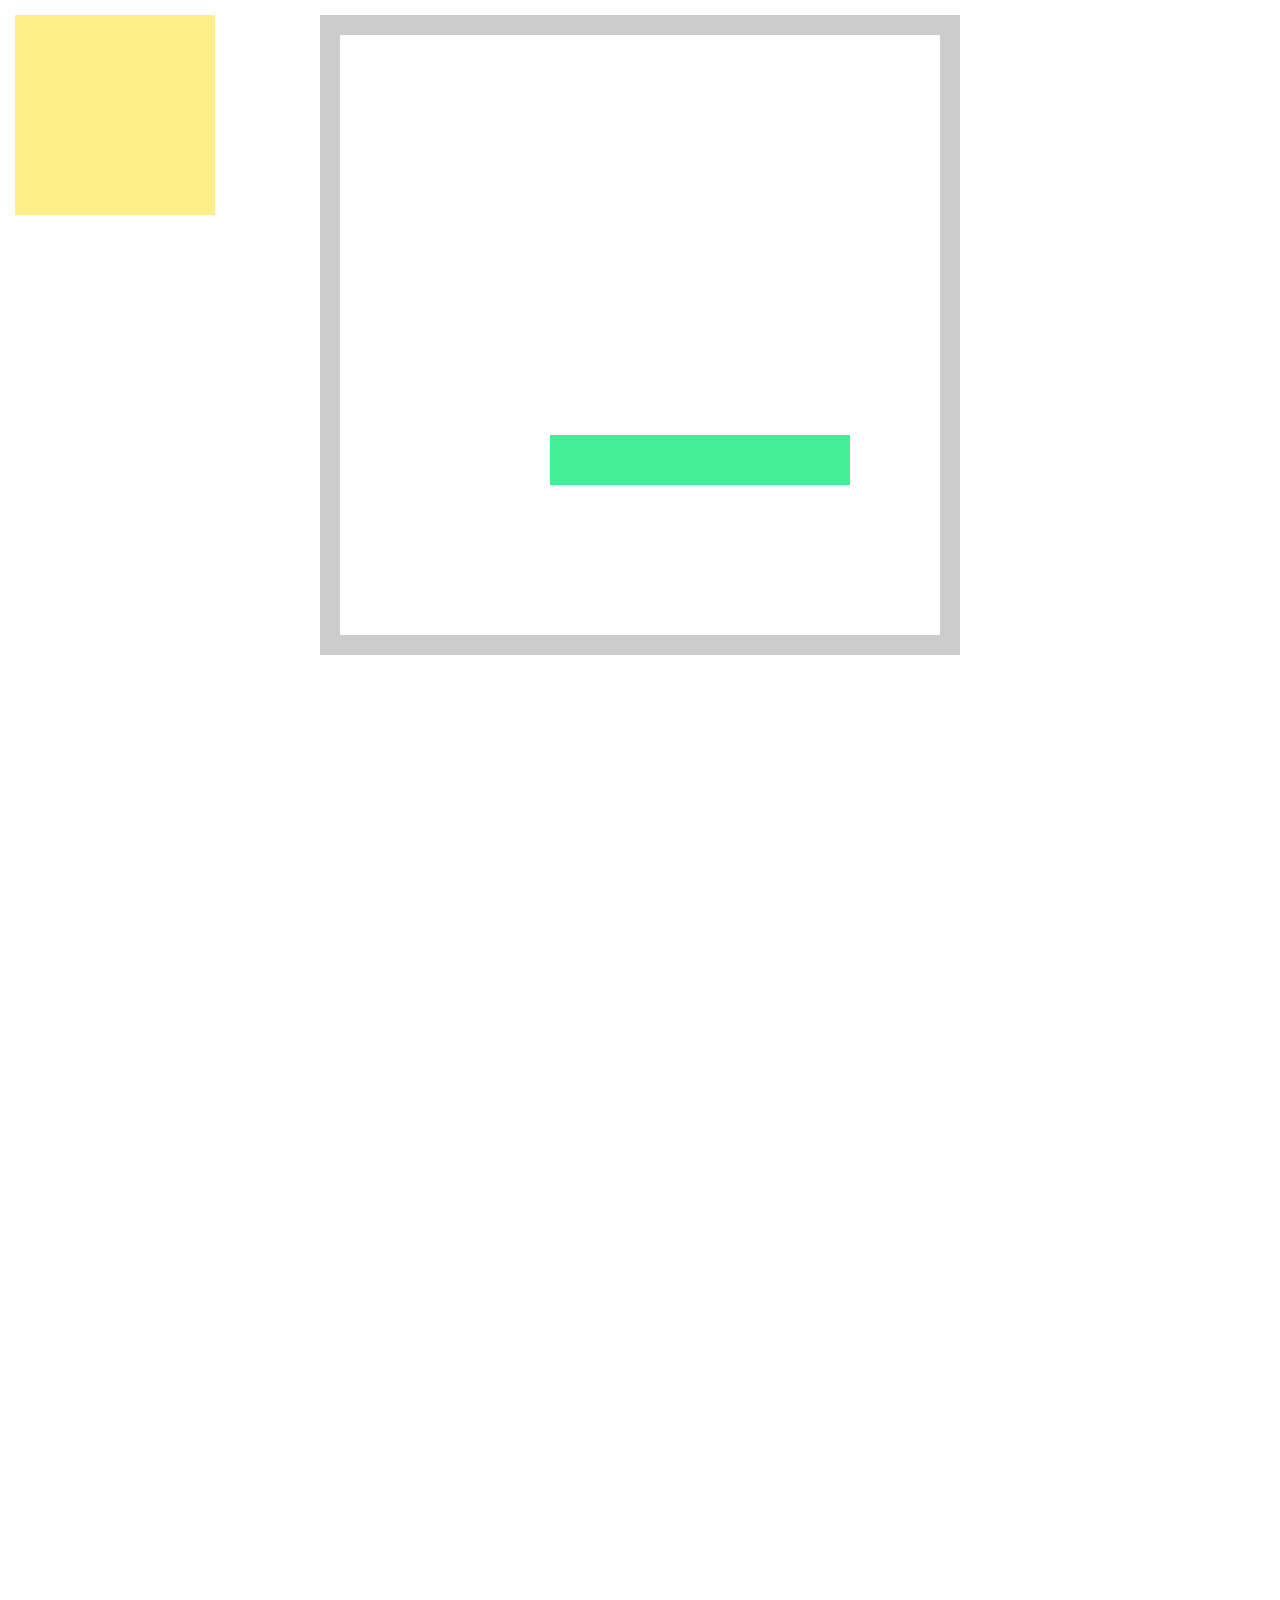
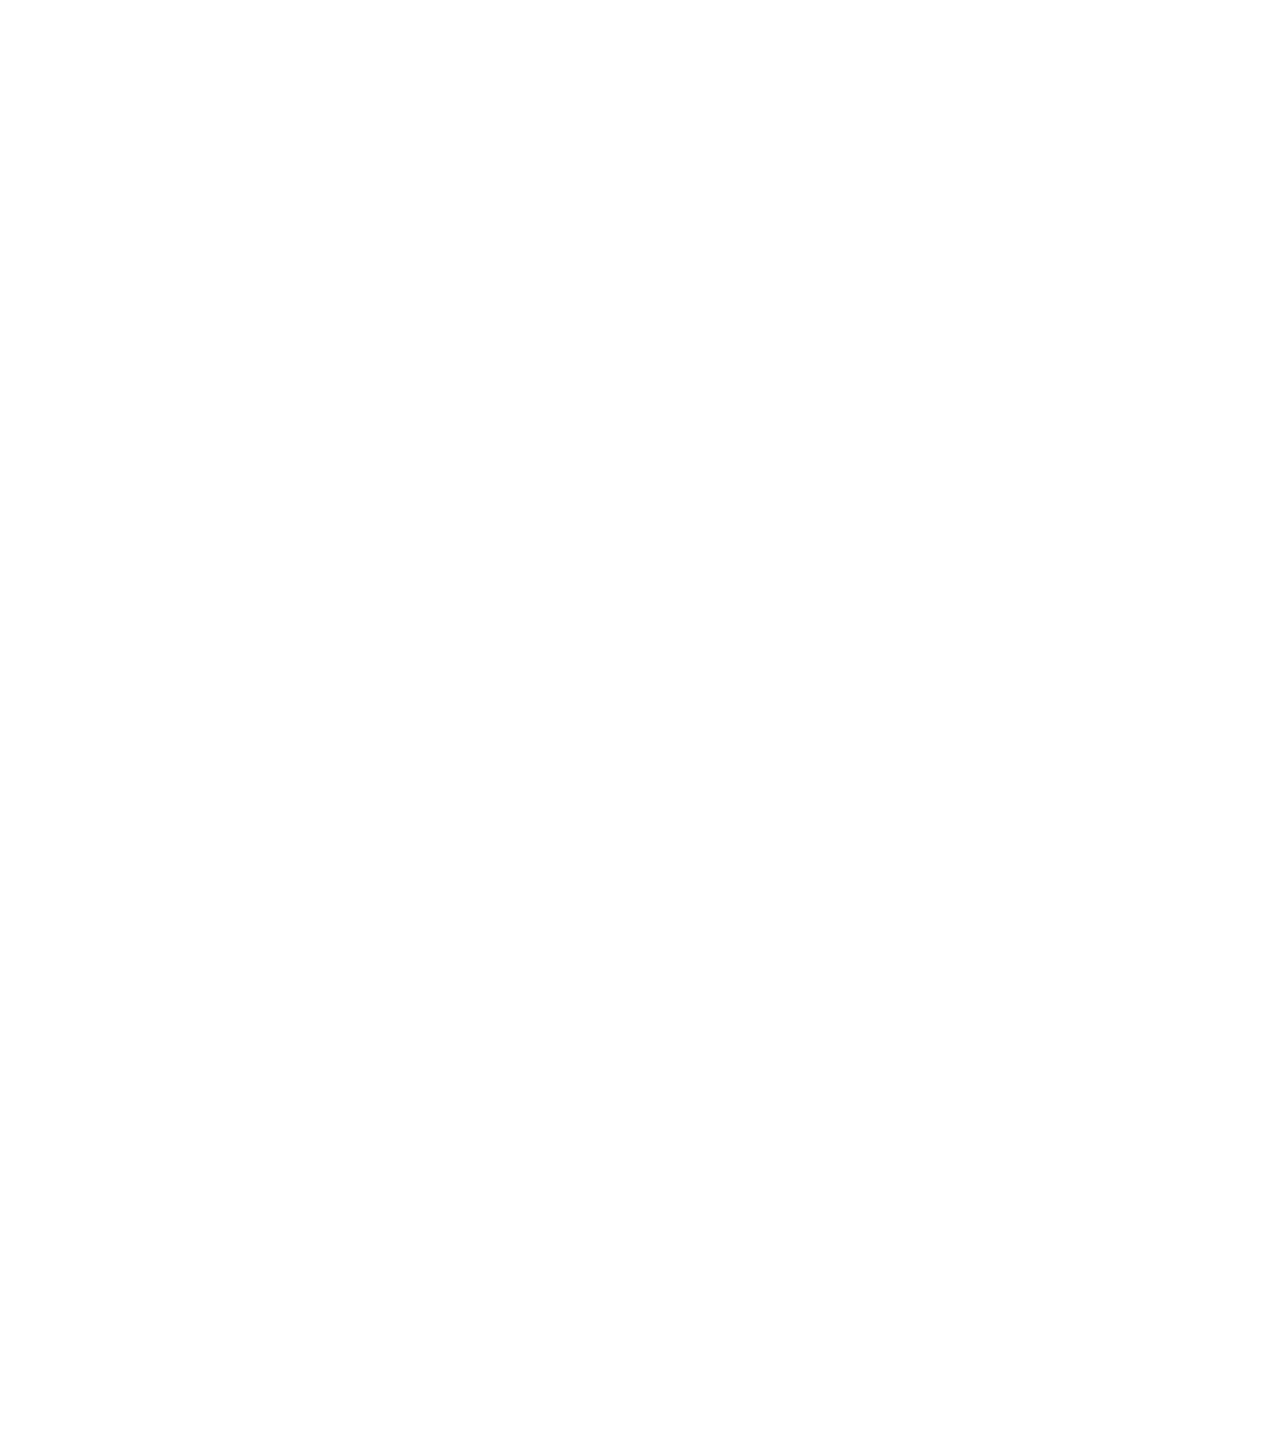
<file: wp-content/plugins/ml-slider/admin/assets/tether/examples/testbed/index.html>
<!DOCTYPE html>
<html>
    <head>
        <meta charset="utf-8">
        <meta http-equiv="X-UA-Compatible" content="chrome=1">
        <meta name="viewport" content="width=device-width, initial-scale=1, user-scalable=no">
        <link rel="stylesheet" href="../resources/css/base.css" />
        <link rel="stylesheet" href="../common/css/style.css" />
    </head>
    <body>

        <div class="element">
        </div>

        <div class="container">
            <div class="pad"></div>
            <div class="target"></div>
            <div class="pad"></div>
            <div class="pad"></div>
        </div>

        <script src="//github.hubspot.com/tether/dist/js/tether.js"></script>
        <script>
            new Tether({
                element: '.element',
                target: '.target',
                attachment: 'top center',
                targetAttachment: 'bottom center',
                constraints: [{
                  to: 'scrollParent',
                  attachment: 'together'
                }]
            });
        </script>
    </body>
  </html>
</file>
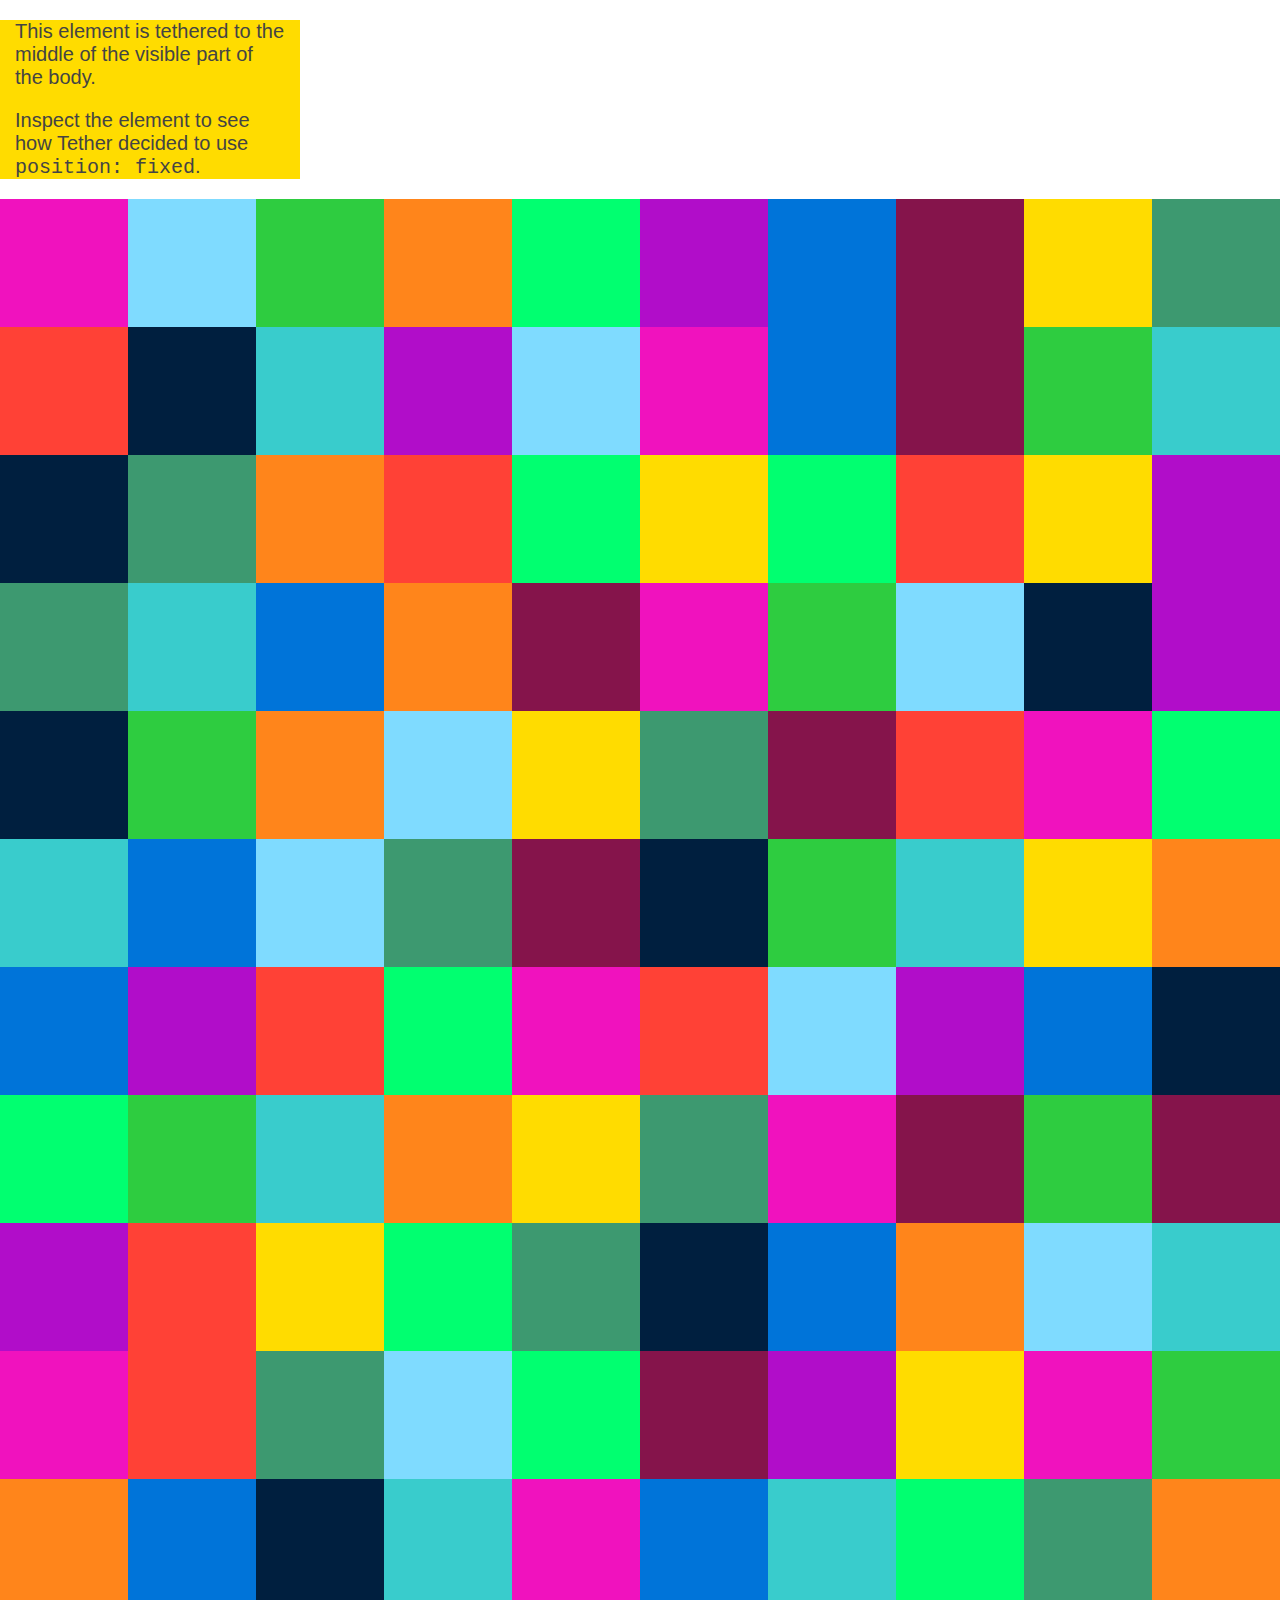
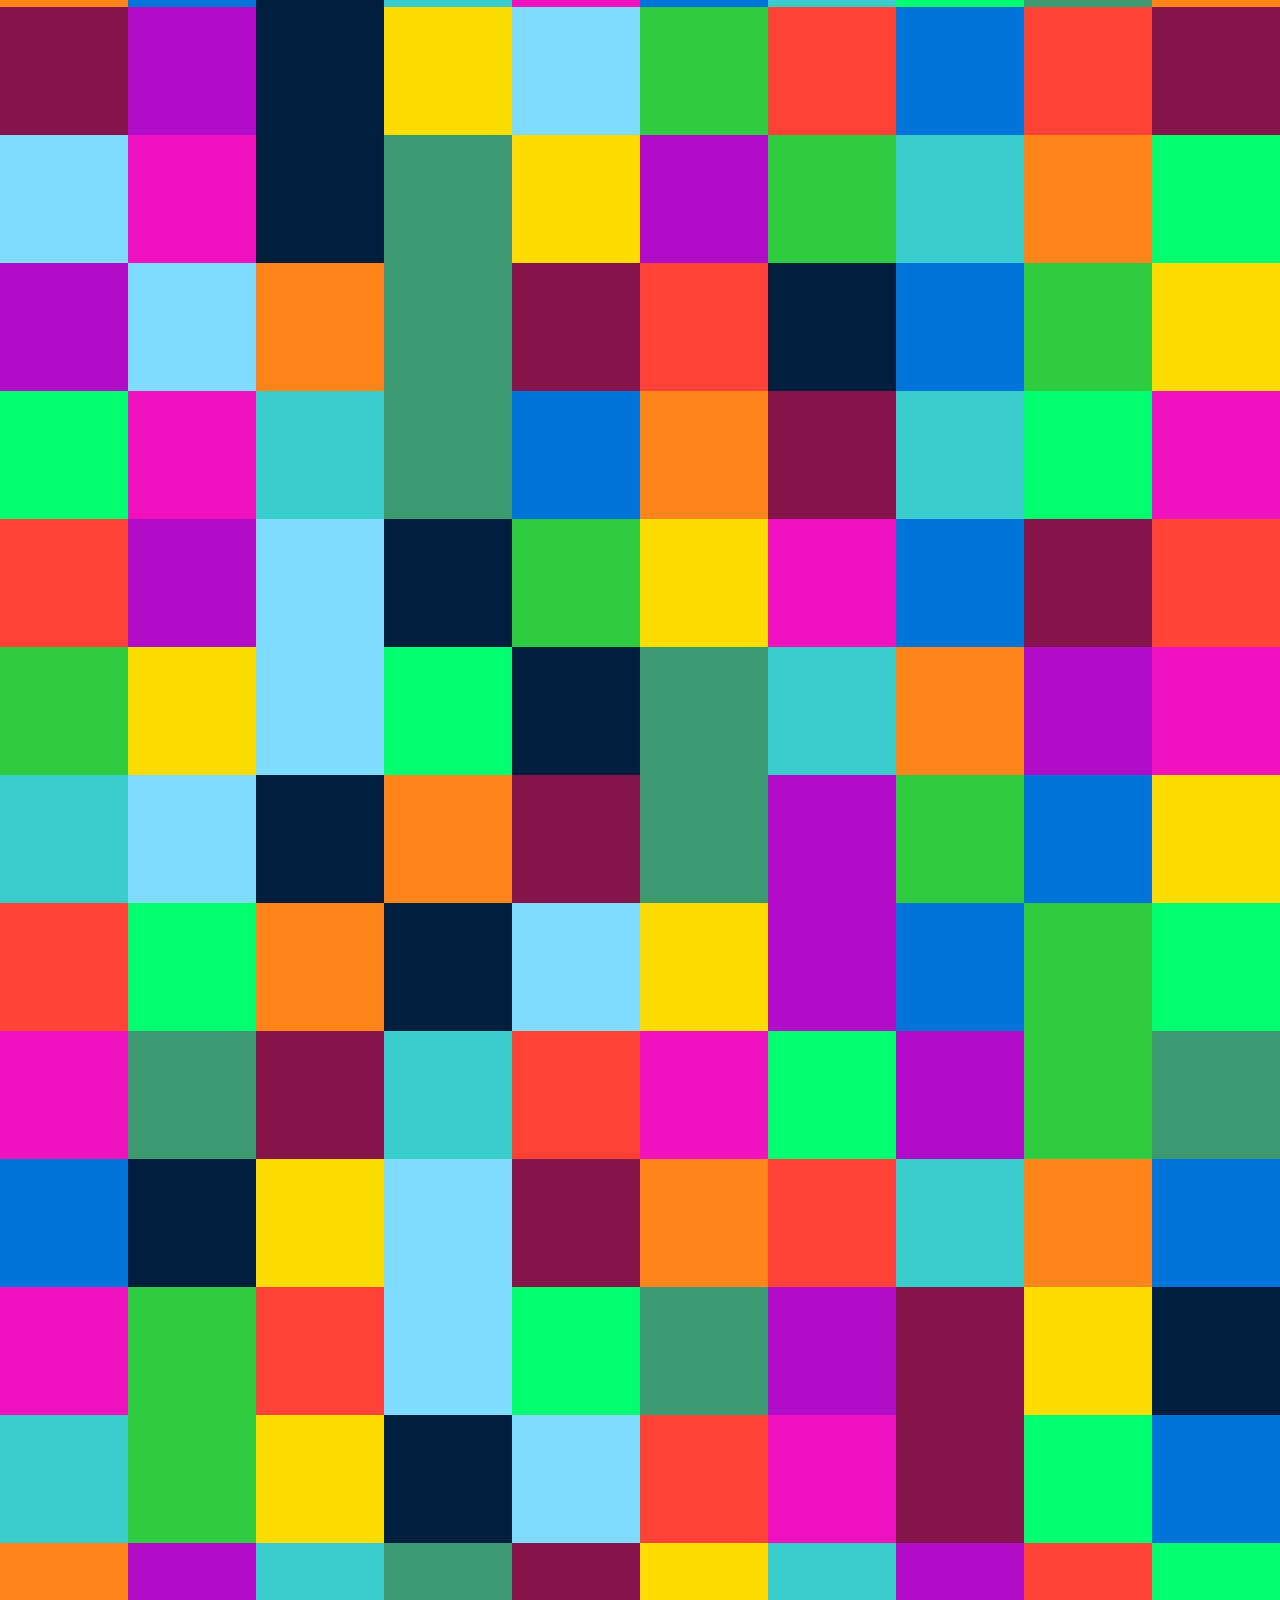
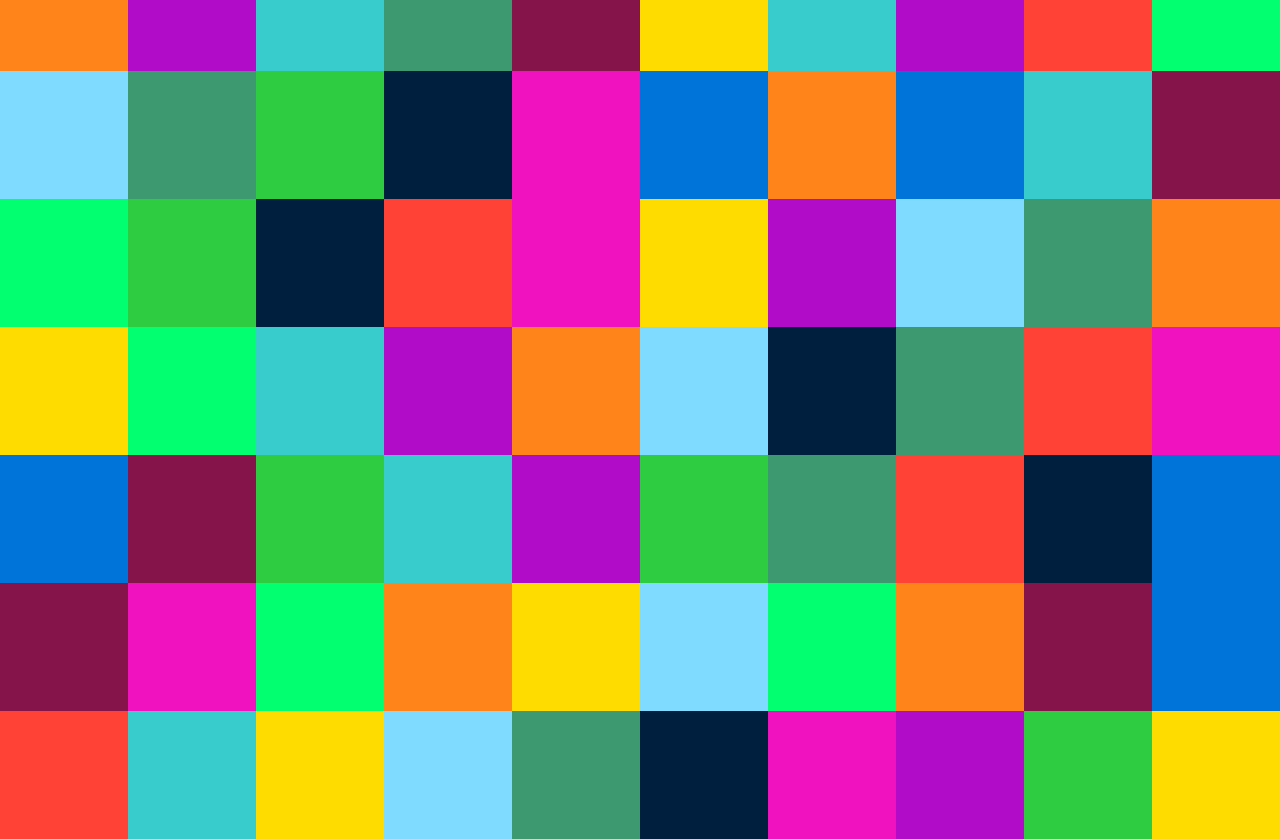
<file: wp-content/plugins/ml-slider/admin/assets/tether/examples/viewport/index.html>
<!DOCTYPE html>
<html>
  <head>
    <link rel="stylesheet" href="../resources/css/base.css" />
    <link rel="stylesheet" href="./colors.css" />
    <style>
      * {
        box-sizing: border-box;
      }

      .element {
        background-color: #FFDC00;
        width: 80%;
        max-width: 300px;
        padding: 0 15px;
        font-size: 20px;
        box-shadow: 0 0 0 2px rgba(255, 255, 255, 0.3);
      }

      @media (max-width: 380px) {
        .element {
          font-size: 16px;
        }
      }

      .bit {
        width: 10vw;
        height: 10vw;
        float: left;
      }
    </style>
  </head>
  <body>
    <div class="element">
      <p>This element is tethered to the middle of the visible part of the body.</p>

      <p>Inspect the element to see how Tether decided
      to use <code>position: fixed</code>.</p>
    </div>

    <script src="//github.hubspot.com/tether/dist/js/tether.js"></script>
    <script>
      new Tether({
        element: '.element',
        target: document.body,
        attachment: 'middle center',
        targetAttachment: 'middle center',
        targetModifier: 'visible'
      });
    </script>

    <script>
      // Random colors bit, don't mind this
      colors = ['navy', 'blue', 'aqua', 'teal', 'olive', 'green', 'lime',
        'yellow', 'orange', 'red', 'fuchsia', 'purple', 'maroon'];

      curColors = null;
      for(var i=300; i--;){
        if (!curColors || !curColors.length)
          curColors = colors.slice(0);

        var bit = document.createElement('div')
        var index = (Math.random() * curColors.length)|0;
        bit.className = 'bit bg-' + curColors[index]
        curColors.splice(index, 1);
        document.body.appendChild(bit);
      }
    </script>
  </body>
</html>
</file>
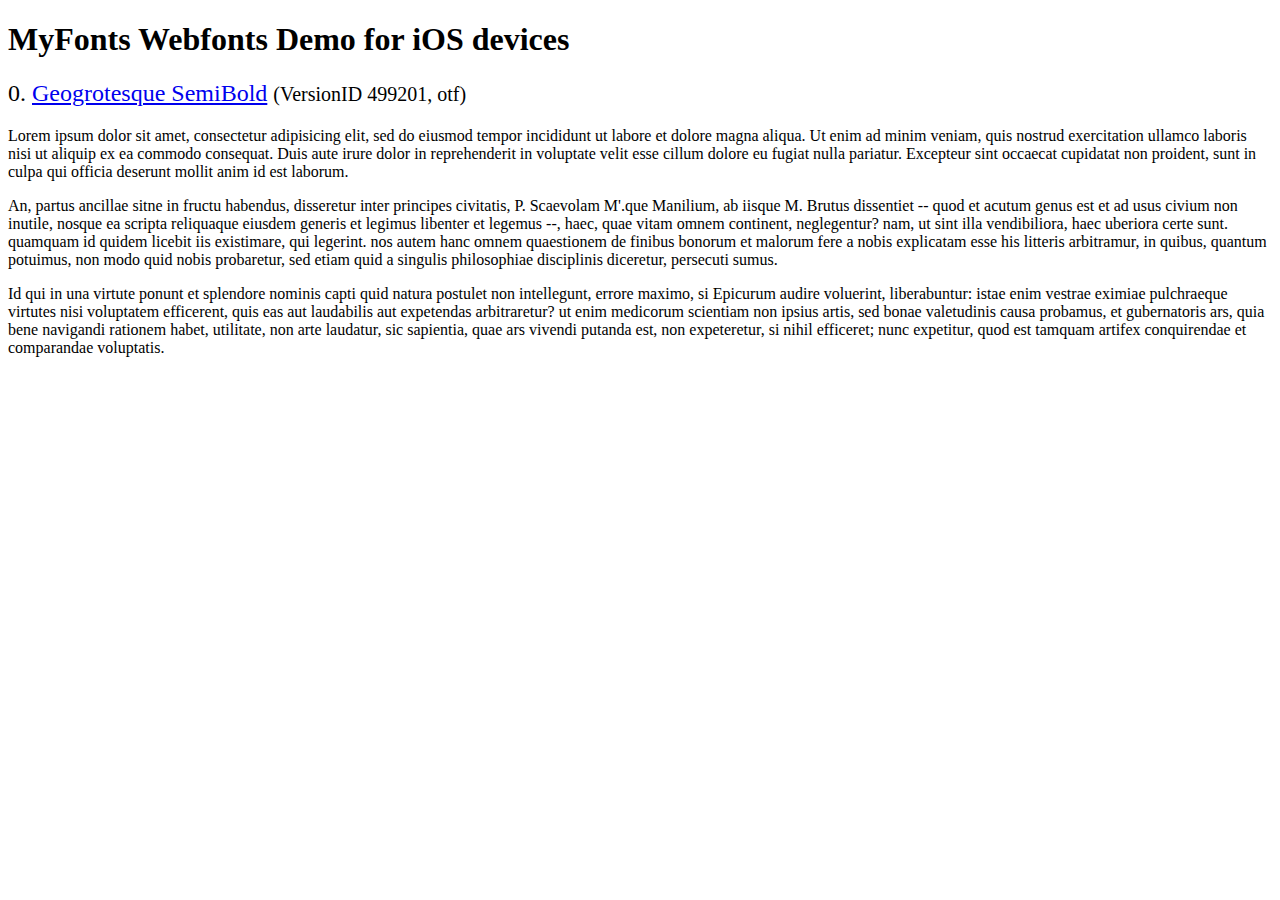
<file: wp-content/plugins/ml-slider/assets/sliders/flexslider/demo/fonts/webfonts/geo-semibold/svg/index.html>
<!DOCTYPE html>
<html>
<head>
<title>MyFonts Webfonts Demo for iOS devices</title>
<meta http-equiv="content-type" content="text/html; charset=utf-8" />

<style type="text/css" media="all">

	h2 {
		 font-weight:normal;
	}

		
	@font-face {
		font-family:"Geogrotesque-SemiBold";
		src:url("style_169898.svg#Geogrotesque-SemiBold") format("svg");
	}
	
	.webfont_0 {
		font-family: Geogrotesque-SemiBold;
	}
		
</style>

</head>

<body>

<h1>MyFonts Webfonts Demo for iOS devices</h1>


<h2>0. <span class='webfont_0'><a href='http://new.myfonts.com/search/style::169898/'>Geogrotesque SemiBold</a></span>
<small>(VersionID 499201, otf)</small>
</h2>

<p class='webfont_0'>Lorem ipsum dolor sit amet, consectetur adipisicing elit, sed do eiusmod tempor incididunt ut labore et dolore magna aliqua. Ut enim ad minim veniam, quis nostrud exercitation ullamco laboris nisi ut aliquip ex ea commodo consequat. Duis aute irure dolor in reprehenderit in voluptate velit esse cillum dolore eu fugiat nulla pariatur. Excepteur sint occaecat cupidatat non proident, sunt in culpa qui officia deserunt mollit anim id est laborum.</p>

<p class='webfont_0'>An, partus ancillae sitne in fructu habendus, disseretur inter principes civitatis, P. Scaevolam M'.que Manilium, ab iisque M. Brutus dissentiet -- quod et acutum genus est et ad usus civium non inutile, nosque ea scripta reliquaque eiusdem generis et legimus libenter et legemus --, haec, quae vitam omnem continent, neglegentur? nam, ut sint illa vendibiliora, haec uberiora certe sunt. quamquam id quidem licebit iis existimare, qui legerint. nos autem hanc omnem quaestionem de finibus bonorum et malorum fere a nobis explicatam esse his litteris arbitramur, in quibus, quantum potuimus, non modo quid nobis probaretur, sed etiam quid a singulis philosophiae disciplinis diceretur, persecuti sumus.</p>

<p class='webfont_0'>Id qui in una virtute ponunt et splendore nominis capti quid natura postulet non intellegunt, errore maximo, si Epicurum audire voluerint, liberabuntur: istae enim vestrae eximiae pulchraeque virtutes nisi voluptatem efficerent, quis eas aut laudabilis aut expetendas arbitraretur? ut enim medicorum scientiam non ipsius artis, sed bonae valetudinis causa probamus, et gubernatoris ars, quia bene navigandi rationem habet, utilitate, non arte laudatur, sic sapientia, quae ars vivendi putanda est, non expeteretur, si nihil efficeret; nunc expetitur, quod est tamquam artifex conquirendae et comparandae voluptatis.</p>




</body>
</html>
</file>
<file: wp-content/plugins/ml-slider/admin/assets/tether/examples/resources/css/base.css>
body {
    font-family: "Helvetica Neue", sans-serif;
    color: #444;
    margin: 0px;
}

a {
    cursor: pointer;
    color: blue;
}
</file>
<file: wp-content/plugins/ml-slider/admin/assets/tether/examples/common/css/style.css>
body {
    min-height: 3000px;
}
.element {
    width: 200px;
    height: 200px;
    background-color: #fe8;
    position: absolute;
    z-index: 6;
}

.target {
    width: 300px;
    height: 50px;
    margin: 0 35%;
    background-color: #4e9;
}

.container {
    height: 600px;
    overflow: scroll;
    width: 600px;
    border: 20px solid #CCC;
    margin-top: 100px;
}

body {
    padding: 15px;
}

body > .container {
    margin: 0 auto;
}

.pad {
    height: 400px;
    width: 100px;
}

.instructions {
    width: 100%;
    text-align: center;
    font-size: 24px;
    padding: 15px;
    background-color: rgba(210, 180, 140, 0.4);
    margin: -15px -15px 0 -15px;
}
</file>
<file: wp-content/plugins/ml-slider/admin/assets/tether/examples/viewport/colors.css>
@charset "UTF-8";
/****

   colors.css v1.0 For a friendlier looking web
   MIT License • http://clrs.cc • http://github.com/mrmrs/colors

   Author: mrmrs
           http://mrmrs.cc
           @mrmrs_

****/
/*

   SKINS
   • Backgrounds
   • Colors

*/
/* Backgrounds */
.bg-navy {
  background-color: #001f3f; }

.bg-blue {
  background-color: #0074d9; }

.bg-aqua {
  background-color: #7fdbff; }

.bg-teal {
  background-color: #39cccc; }

.bg-olive {
  background-color: #3d9970; }

.bg-green {
  background-color: #2ecc40; }

.bg-lime {
  background-color: #01ff70; }

.bg-yellow {
  background-color: #ffdc00; }

.bg-orange {
  background-color: #ff851b; }

.bg-red {
  background-color: #ff4136; }

.bg-fuchsia {
  background-color: #f012be; }

.bg-purple {
  background-color: #b10dc9; }

.bg-maroon {
  background-color: #85144b; }

.bg-white {
  background-color: white; }

.bg-gray {
  background-color: #aaaaaa; }

.bg-silver {
  background-color: #dddddd; }

.bg-black {
  background-color: #111111; }

/* Colors */
.navy {
  color: #001f3f; }

.blue {
  color: #0074d9; }

.aqua {
  color: #7fdbff; }

.teal {
  color: #39cccc; }

.olive {
  color: #3d9970; }

.green {
  color: #2ecc40; }

.lime {
  color: #01ff70; }

.yellow {
  color: #ffdc00; }

.orange {
  color: #ff851b; }

.red {
  color: #ff4136; }

.fuchsia {
  color: #f012be; }

.purple {
  color: #b10dc9; }

.maroon {
  color: #85144b; }

.white {
  color: white; }

.silver {
  color: #dddddd; }

.gray {
  color: #aaaaaa; }

.black {
  color: #111111; }

/* PRETTIER LINKS */
a {
  text-decoration: none;
  -webkit-transition: color .3s ease-in-out;
  transition: color .3s ease-in-out; }

a:link {
  color: #0074d9;
  -webkit-transition: color .3s ease-in-out;
  transition: color .3s ease-in-out; }

a:visited {
  color: #b10dc9; }

a:hover {
  color: #7fdbff;
  -webkit-transition: color .3s ease-in-out;
  transition: color .3s ease-in-out; }

a:active {
  color: #ff851b;
  -webkit-transition: color .3s ease-in-out;
  transition: color .3s ease-in-out; }
</file>
